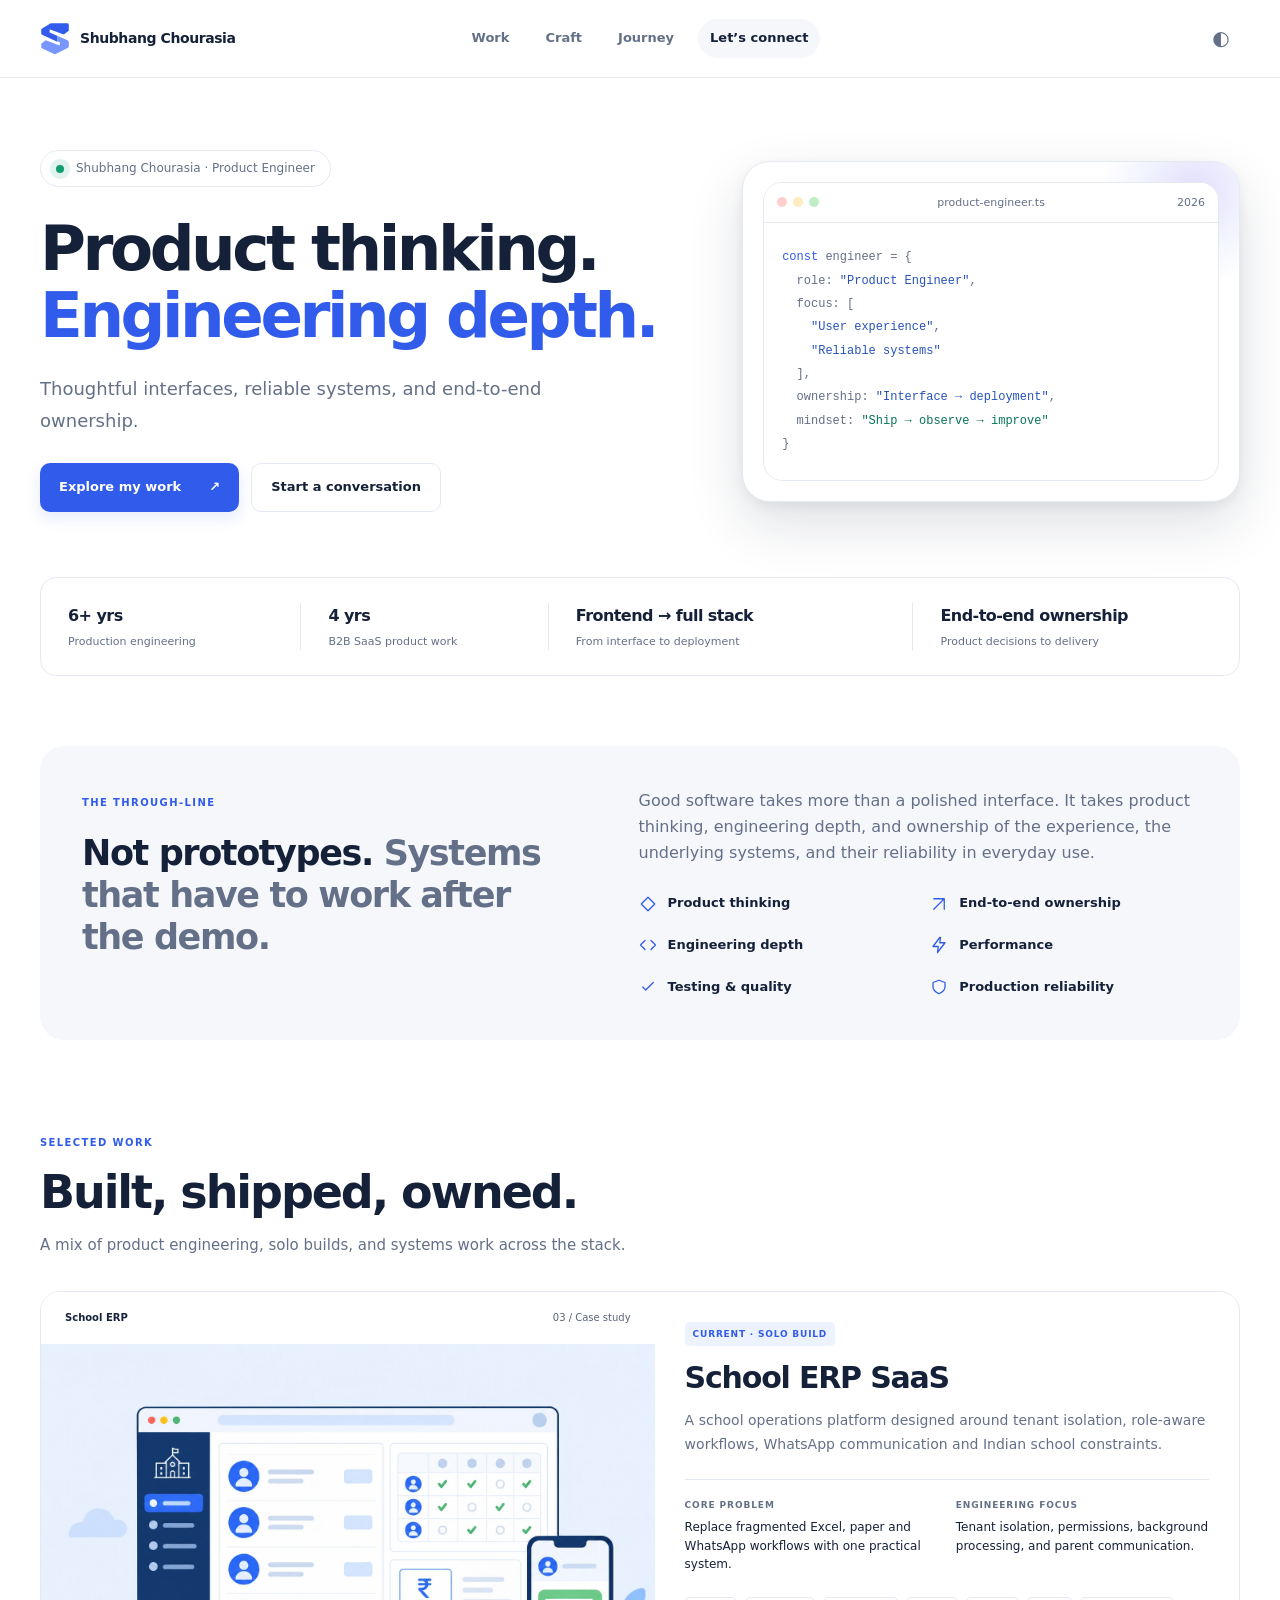
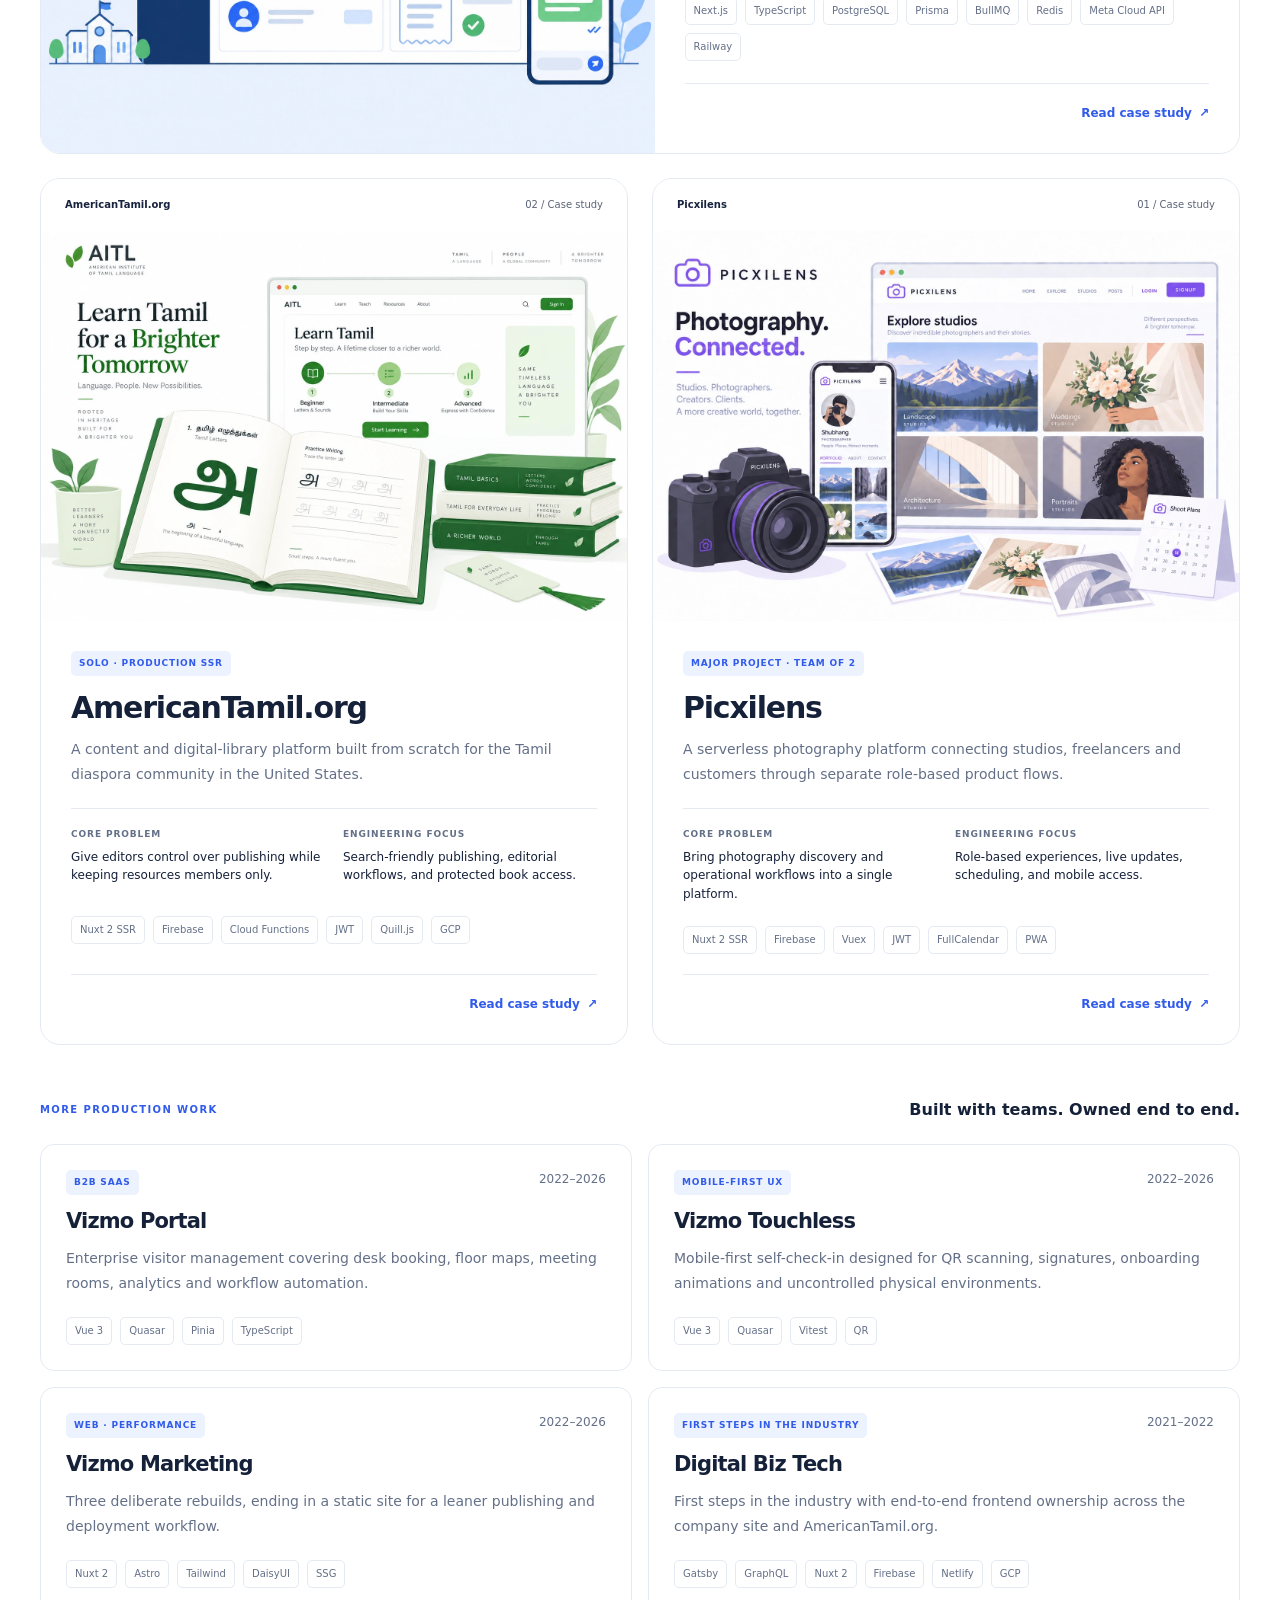
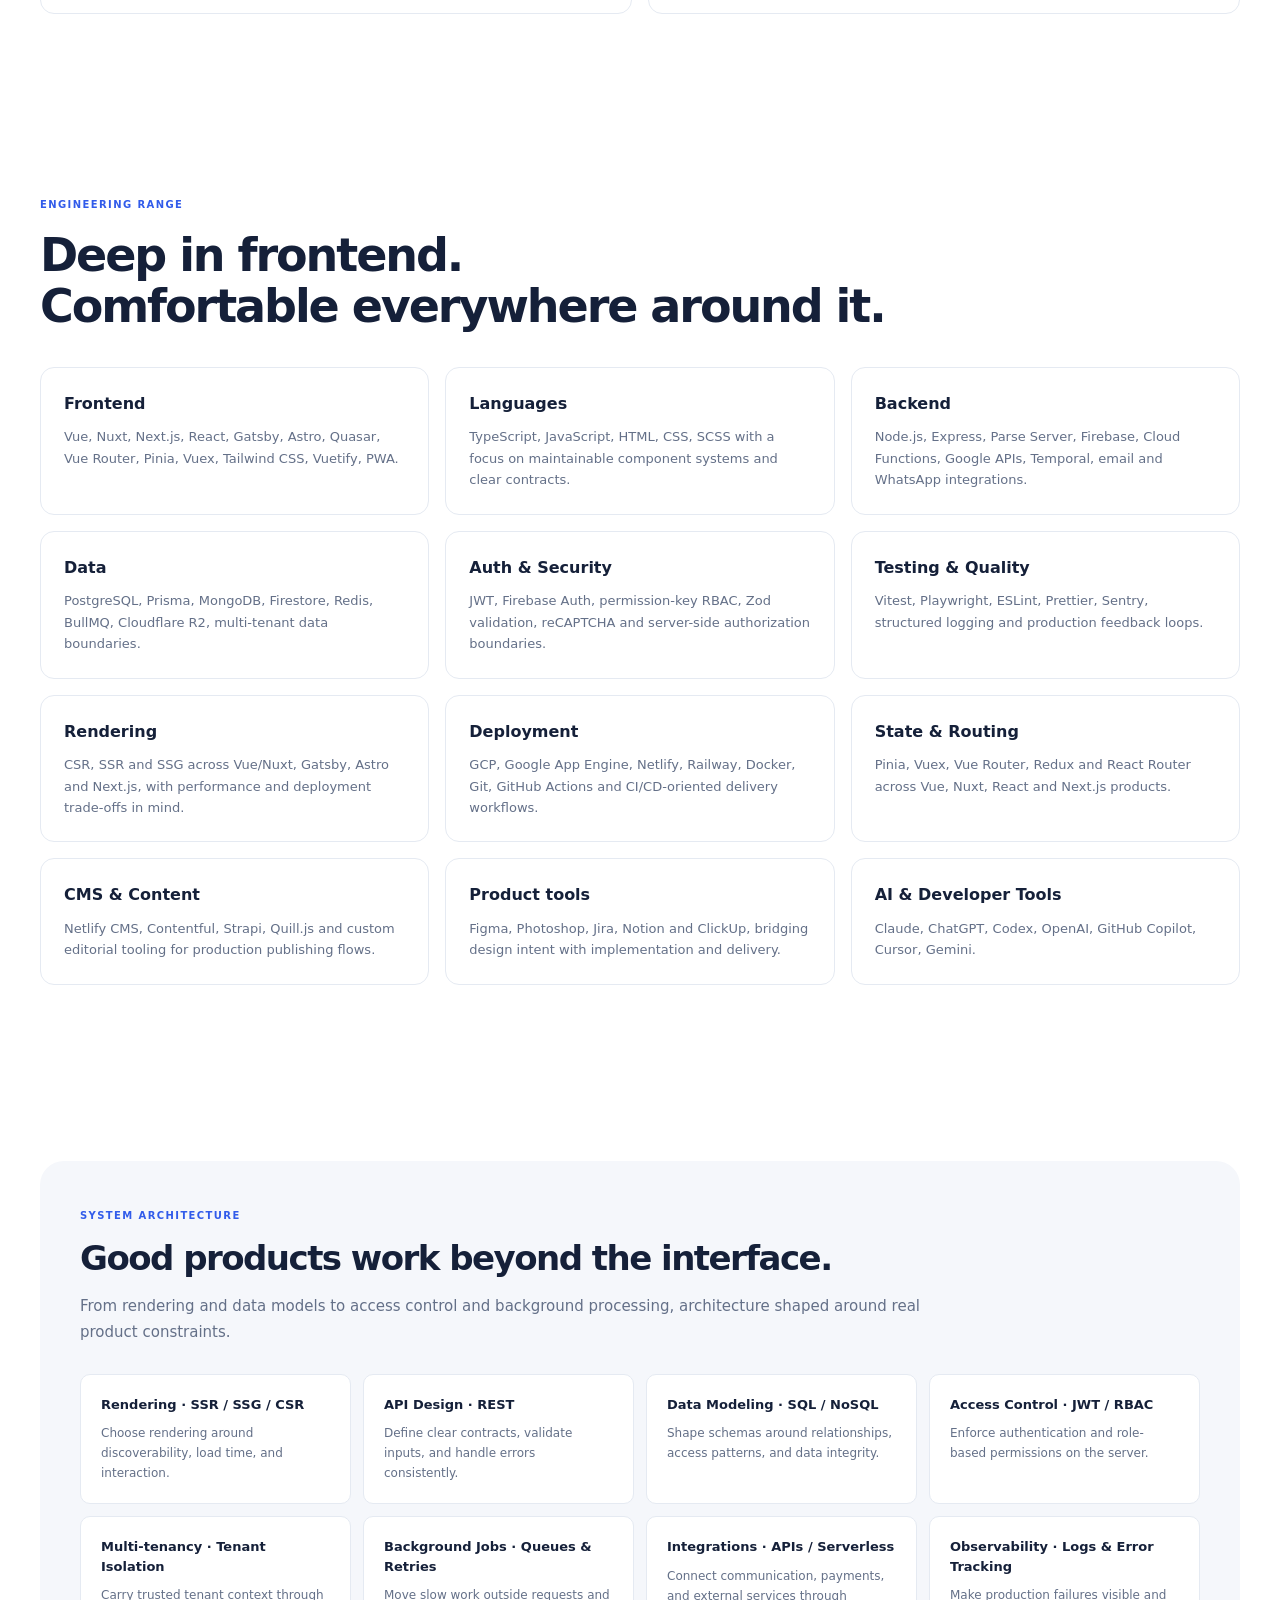
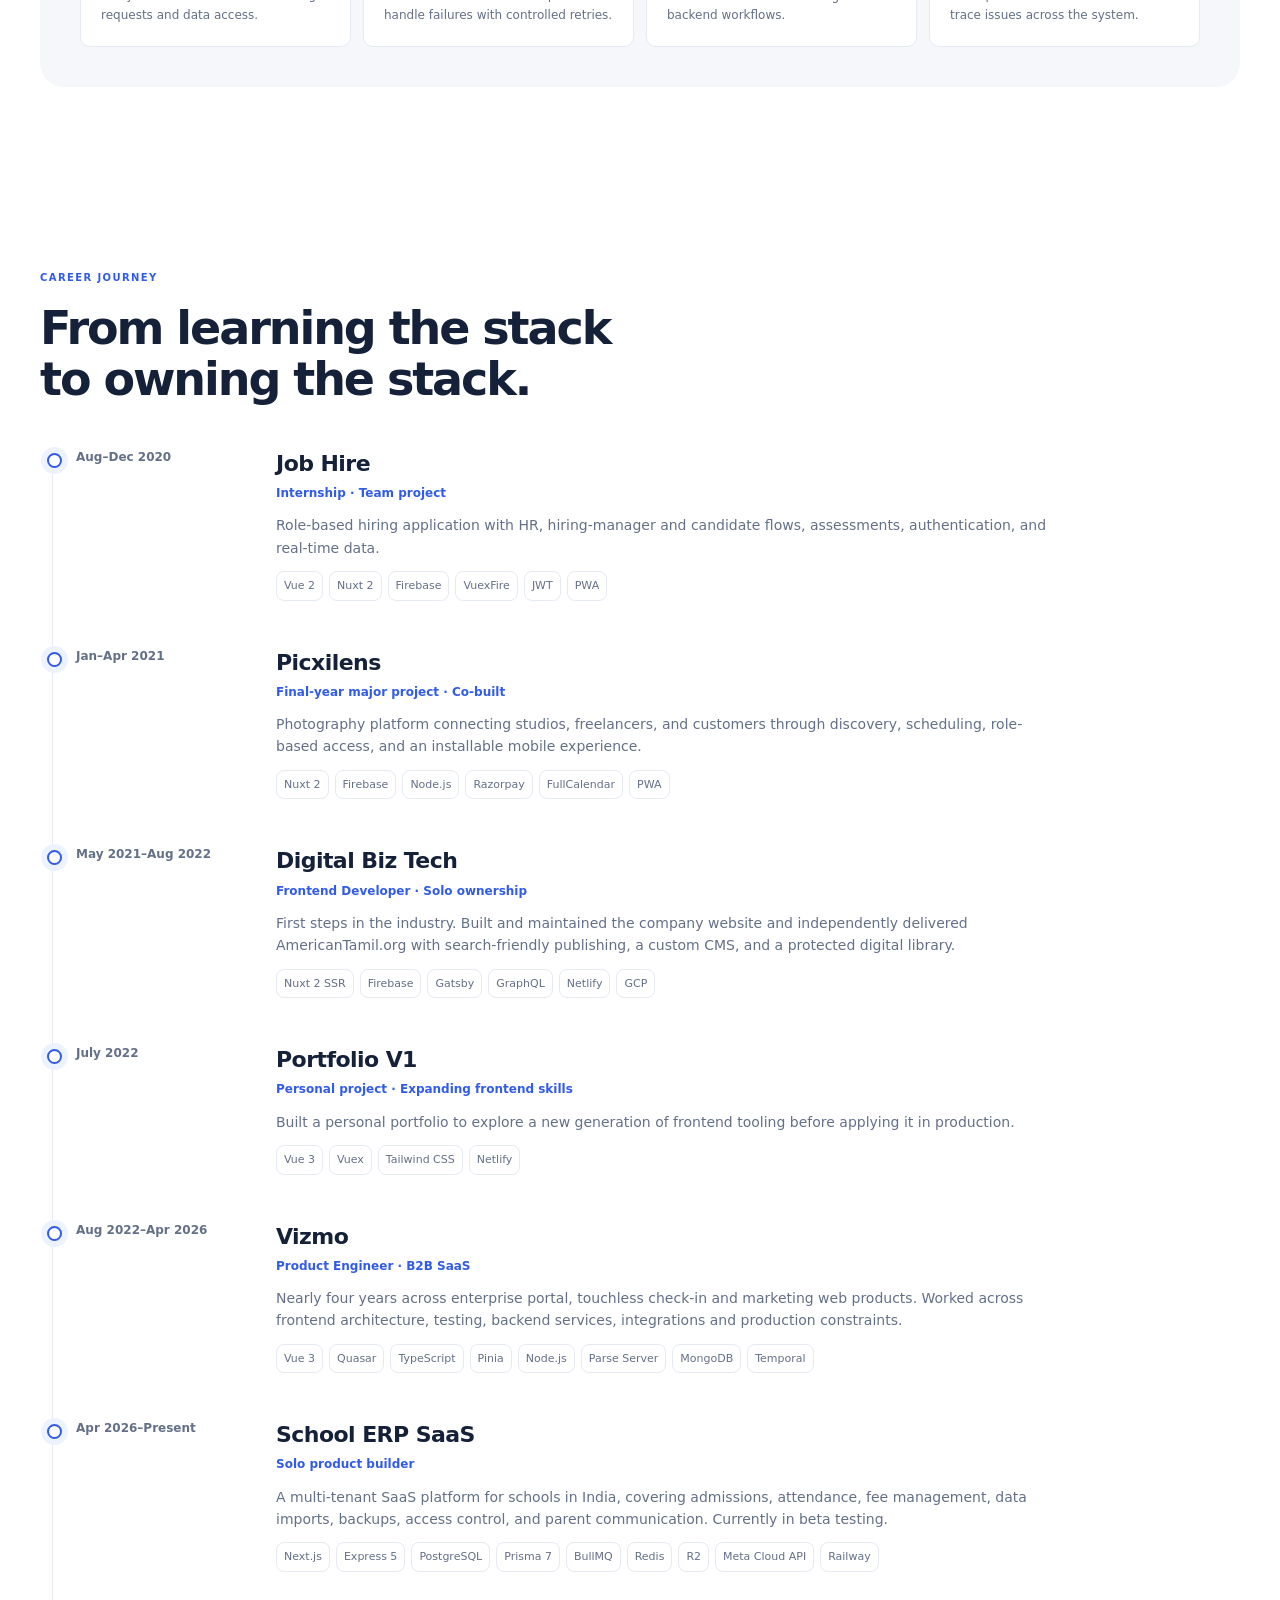
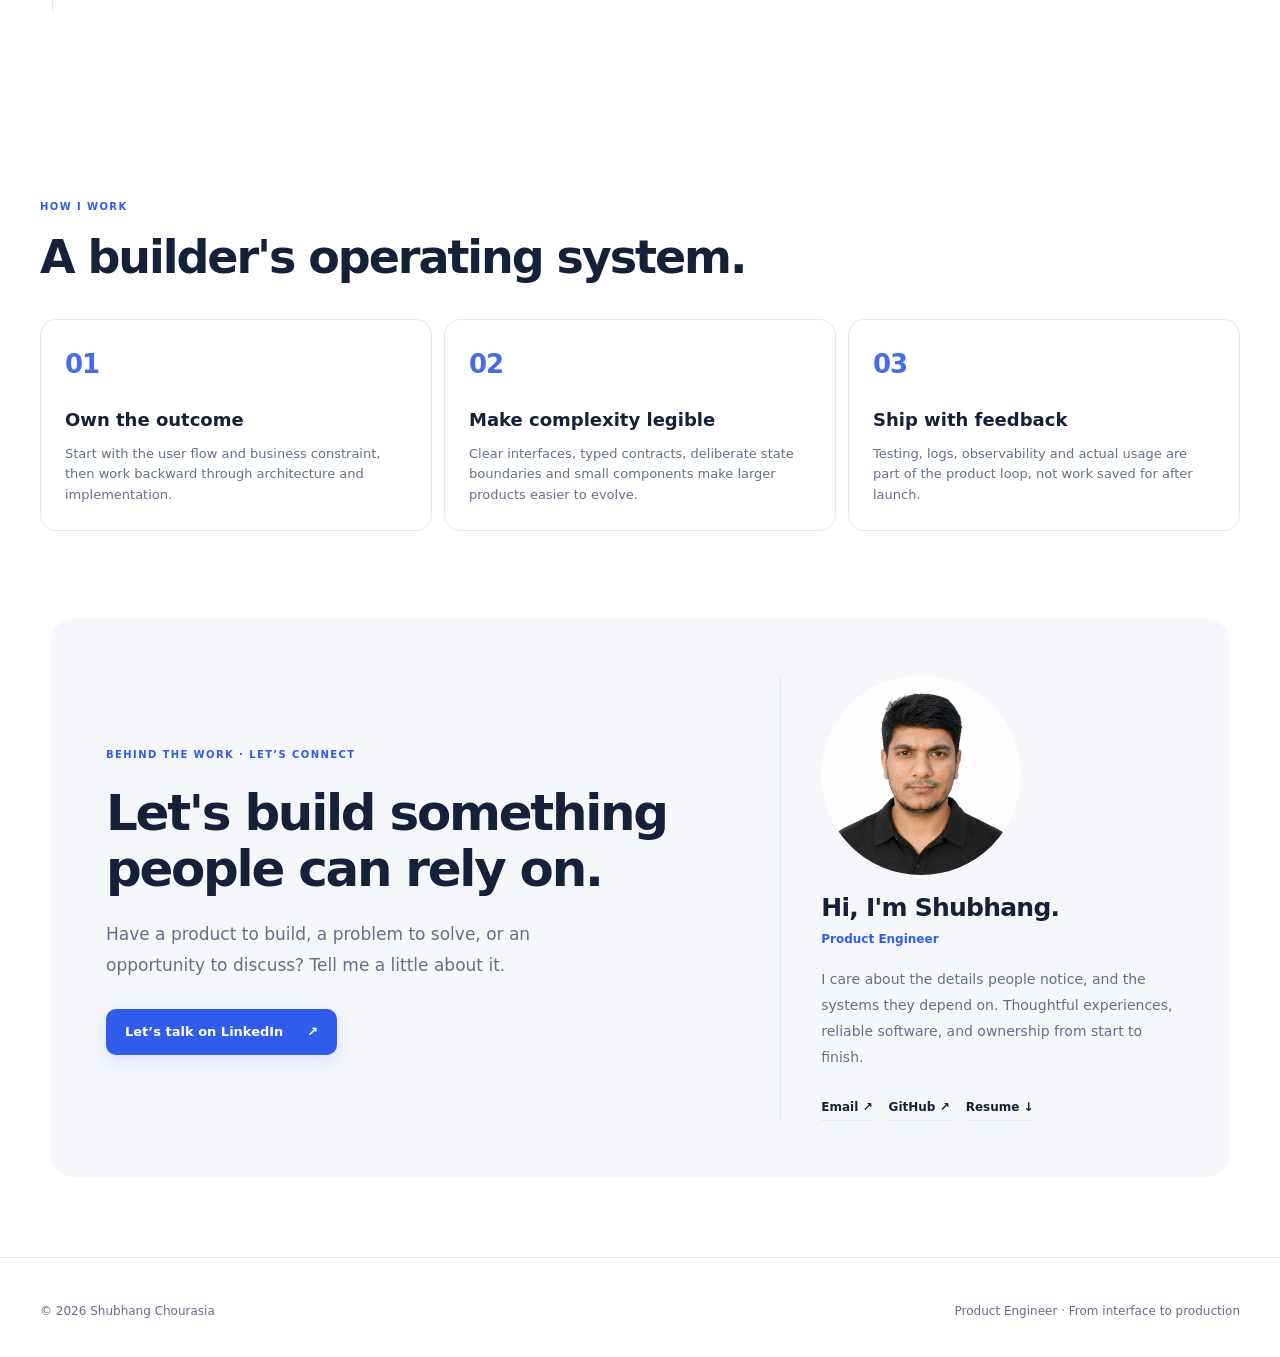
<file: index.html>
<!doctype html>
<html lang="en" prefix="og: https://ogp.me/ns#"><head>
<meta charset="utf-8">
<meta name="viewport" content="width=device-width, initial-scale=1">
<title>Shubhang Chourasia | Product Engineer</title>
<meta name="description" content="Shubhang Chourasia builds thoughtful interfaces and reliable software with end-to-end ownership. Explore product engineering projects, architecture, and experience.">
<meta name="keywords" content="Shubhang Chourasia, product engineer, software engineer, full stack development, product engineering, portfolio">
<meta name="author" content="Shubhang Chourasia">
<meta name="robots" content="index, follow, max-image-preview:large">
<meta name="color-scheme" content="light dark">
<meta name="twitter:card" content="summary_large_image">
<meta name="twitter:title" content="Shubhang Chourasia | Product Engineer">
<meta name="twitter:description" content="Shubhang Chourasia builds thoughtful interfaces and reliable software with end-to-end ownership. Explore product engineering projects, architecture, and experience.">
<meta name="twitter:image" content="https://shubhangchourasia.com/assets/images/social/social-portfolio.png">
<meta name="twitter:image:alt" content="Shubhang Chourasia | Product Engineer social preview">
<meta name="theme-color" content="#ffffff" media="(prefers-color-scheme: light)">
<meta name="theme-color" content="#0c1220" media="(prefers-color-scheme: dark)">
<link rel="canonical" href="https://shubhangchourasia.com/">
<meta property="og:type" content="website">
<meta property="og:site_name" content="Shubhang Chourasia">
<meta property="og:locale" content="en_US">
<meta property="og:title" content="Shubhang Chourasia | Product Engineer">
<meta property="og:description" content="Shubhang Chourasia builds thoughtful interfaces and reliable software with end-to-end ownership. Explore product engineering projects, architecture, and experience.">
<meta property="og:url" content="https://shubhangchourasia.com/">
<meta property="og:image" content="https://shubhangchourasia.com/assets/images/social/social-portfolio.png">
<meta property="og:image:type" content="image/png">
<meta property="og:image:width" content="1200">
<meta property="og:image:height" content="630">
<meta property="og:image:alt" content="Shubhang Chourasia | Product Engineer social preview">
<script type="application/ld+json">{"@context": "https://schema.org", "@graph": [{"@type": "Person", "@id": "https://shubhangchourasia.com/#person", "name": "Shubhang Chourasia", "url": "https://shubhangchourasia.com/", "jobTitle": "Product Engineer", "image": "https://shubhangchourasia.com/assets/images/shubhang-chourasia.png", "sameAs": ["https://www.linkedin.com/in/shubhangchourasia/", "https://github.com/shubhangchourasia"]}, {"@type": "WebSite", "@id": "https://shubhangchourasia.com/#website", "url": "https://shubhangchourasia.com/", "name": "Shubhang Chourasia", "inLanguage": "en", "publisher": {"@id": "https://shubhangchourasia.com/#person"}}, {"@type": "ProfilePage", "@id": "https://shubhangchourasia.com/#webpage", "url": "https://shubhangchourasia.com/", "name": "Shubhang Chourasia | Product Engineer", "description": "Shubhang Chourasia builds thoughtful interfaces and reliable software with end-to-end ownership. Explore product engineering projects, architecture, and experience.", "inLanguage": "en", "isPartOf": {"@id": "https://shubhangchourasia.com/#website"}, "primaryImageOfPage": {"@type": "ImageObject", "url": "https://shubhangchourasia.com/assets/images/social/social-portfolio.png", "width": 1200, "height": 630}, "mainEntity": {"@id": "https://shubhangchourasia.com/#person"}}]}</script>
<noscript><style>.reveal{opacity:1!important;transform:none!important}</style></noscript>

  
  
  
  
  
  
  
  
  <link rel="stylesheet" href="assets/css/styles.css">
  <script src="assets/scripts/theme.js"></script>
<link rel="icon" type="image/svg+xml" href="assets/favicons/favicon.svg"><link rel="icon" sizes="32x32" type="image/png" href="assets/favicons/favicon-32.png"><link rel="shortcut icon" href="assets/favicons/favicon.ico"></head>
<body>
<a class="skip-link" href="#top">Skip to content</a>
  <header class="nav-wrap">
    <nav class="nav" aria-label="Primary">
      <a class="brand" href="#top" aria-label="Shubhang Chourasia home">
        <img class="brand-logo" src="assets/images/brand/logo.svg" width="34" height="38" alt="">
        <span>Shubhang Chourasia</span>
      </a>
      <div class="nav-links" id="navLinks">
        <a href="#work">Work</a>
        <a href="#craft">Craft</a>
        <a href="#timeline">Journey</a>
        <a href="#contact">Let’s connect</a>
      </div>
      <div style="display:flex;gap:4px;align-items:center">
        <button class="icon-btn" id="themeToggle" aria-label="Toggle theme" title="Toggle theme">◐</button>
        <button class="icon-btn mobile-toggle" id="mobileToggle" aria-controls="navLinks" aria-expanded="false" aria-label="Open navigation">☰</button>
      </div>
    </nav>
  </header>

  <main id="top">
    <section class="hero" aria-labelledby="section-heading-1">
      <div class="container hero-grid">
        <div class="hero-copy reveal">
          <div class="hero-label"><span class="dot"></span> Shubhang Chourasia · Product Engineer</div>
          <h1 id="section-heading-1">Product thinking.<br><span>Engineering depth.</span></h1>
          <p class="sub">Thoughtful interfaces, reliable systems, and end-to-end ownership.</p>
          <div class="hero-actions">
            <a class="btn btn-primary" href="#work">Explore my work <span>↗</span></a>
            <a class="btn btn-secondary" href="#contact">Start a conversation</a>
          </div>
          
        </div><aside class="hero-code" aria-label="Engineering approach"><div class="hero-panel"><div class="code-window"><div class="window-bar"><div class="traffic" aria-hidden="true"><span></span><span></span><span></span></div><span>product-engineer.ts</span><span data-current-year=""></span></div><pre><span class="code-k">const</span> engineer = {
  role: <span class="code-s">"Product Engineer"</span>,
  focus: [
    <span class="code-s">"User experience"</span>,
    <span class="code-s">"Reliable systems"</span>
  ],
  ownership: <span class="code-s">"Interface → deployment"</span>,
  mindset: <span class="code-v">"Ship → observe → improve"</span>
}</pre></div></div></aside>


      </div>
    </section><div class="container overview-strip"><div><strong>6+ yrs</strong><span>Production engineering</span></div><div><strong>4 yrs</strong><span>B2B SaaS product work</span></div><div><strong>Frontend → full stack</strong><span>From interface to deployment</span></div><div><strong>End-to-end ownership</strong><span>Product decisions to delivery</span></div></div>

    

    <section class="section" id="through-line" aria-labelledby="section-heading-2">
      <div class="container intro-grid">
        <div class="reveal">
          <div class="eyebrow">The through-line</div>
          <h2 class="statement" style="margin-top: 18px;" id="section-heading-2">Not prototypes. <span class="muted-block">Systems that have to work after the demo.</span></h2>
        </div>
        <div class="reveal">
          <p class="lead">Good software takes more than a polished interface. It takes product thinking, engineering depth, and ownership of the experience, the underlying systems, and their reliability in everyday use.</p>
          <div class="strengths"><div class="strength"><svg viewBox="0 0 24 24" width="18" height="18" fill="none" stroke="currentColor" stroke-width="1.7" stroke-linecap="round" stroke-linejoin="round" aria-hidden="true"><path d="M12 3 3 12l9 9 9-9-9-9Z"></path></svg><span>Product thinking</span></div><div class="strength"><svg viewBox="0 0 24 24" width="18" height="18" fill="none" stroke="currentColor" stroke-width="1.7" stroke-linecap="round" stroke-linejoin="round" aria-hidden="true"><path d="M5 19 19 5M5 5h14v14"></path></svg><span>End-to-end ownership</span></div><div class="strength"><svg viewBox="0 0 24 24" width="18" height="18" fill="none" stroke="currentColor" stroke-width="1.7" stroke-linecap="round" stroke-linejoin="round" aria-hidden="true"><path d="m8 6-6 6 6 6m8-12 6 6-6 6"></path></svg><span>Engineering depth</span></div><div class="strength"><svg viewBox="0 0 24 24" width="18" height="18" fill="none" stroke="currentColor" stroke-width="1.7" stroke-linecap="round" stroke-linejoin="round" aria-hidden="true"><path d="m13 2-9 12h7l-1 8 10-13h-7l1-7Z"></path></svg><span>Performance</span></div><div class="strength"><svg viewBox="0 0 24 24" width="18" height="18" fill="none" stroke="currentColor" stroke-width="1.7" stroke-linecap="round" stroke-linejoin="round" aria-hidden="true"><path d="m5 12 4 4L19 6"></path></svg><span>Testing &amp; quality</span></div><div class="strength"><svg viewBox="0 0 24 24" width="18" height="18" fill="none" stroke="currentColor" stroke-width="1.7" stroke-linecap="round" stroke-linejoin="round" aria-hidden="true"><path d="M12 3 4 6v6c0 5 8 9 8 9s8-4 8-9V6l-8-3Z"></path></svg><span>Production reliability</span></div></div>
        </div>
      </div>
    </section>
<section class="section" id="work" aria-labelledby="section-heading-3">
      <div class="container">
        <div class="section-head reveal">
          <div>
            <div class="eyebrow">Selected work</div>
            <h2 style="margin-top:14px" id="section-heading-3">Built, shipped, owned.</h2><p class="lead work-intro">A mix of product engineering, solo builds, and systems work across the stack.</p>
          </div>
        </div>

        <div class="work-grid">
          <article class="project-card featured reveal">
            <div class="project-visual school"><div class="visual-top"><span>School ERP</span><span>03 / Case study</span></div><img class="project-art project-art-light" src="assets/images/projects/school-erp.webp" alt="Illustration of School ERP admissions, attendance, fee receipts and parent messaging" width="1536" height="1024" loading="lazy" decoding="async"><img class="project-art project-art-dark" src="assets/images/projects/school-erp-dark.webp" alt="Illustration of School ERP admissions, attendance, fee receipts and parent messaging" width="1536" height="1024" loading="lazy" decoding="async"></div><div class="project-info"><div class="project-top"><span class="tag">Current · Solo build</span></div>
            <h3>School ERP SaaS</h3>
            <p class="project-copy">A school operations platform designed around tenant isolation, role-aware workflows, WhatsApp communication and Indian school constraints.</p>
            <div class="project-detail">
              <div><div class="detail-label">Core problem</div><div class="detail-copy">Replace fragmented Excel, paper and WhatsApp workflows with one practical system.</div></div>
              <div><div class="detail-label">Engineering focus</div><div class="detail-copy">Tenant isolation, permissions, background processing, and parent communication.</div></div>
            </div>
            <div class="project-meta"><span class="tech">Next.js</span><span class="tech">TypeScript</span><span class="tech">PostgreSQL</span><span class="tech">Prisma</span><span class="tech">BullMQ</span><span class="tech">Redis</span><span class="tech">Meta Cloud API</span><span class="tech">Railway</span></div>
            <div class="project-footer"><a class="project-link" href="/case-studies/school-erp" aria-label="Read School ERP SaaS case study">Read case study <span>↗</span></a></div>
          </div></article>

          <article class="project-card featured reveal">
            <div class="project-visual publishing"><div class="visual-top"><span>AmericanTamil.org</span><span>02 / Case study</span></div><img class="project-art project-art-light" src="assets/images/projects/american-tamil.webp" alt="Illustration of AmericanTamil learning resources and digital book library" width="1536" height="1024" loading="lazy" decoding="async"><img class="project-art project-art-dark" src="assets/images/projects/american-tamil-dark.webp" alt="Illustration of AmericanTamil learning resources and digital book library" width="1536" height="1024" loading="lazy" decoding="async"></div><div class="project-info"><div class="project-top"><span class="tag">Solo · Production SSR</span></div>
            <h3>AmericanTamil.org</h3>
            <p class="project-copy">A content and digital-library platform built from scratch for the Tamil diaspora community in the United States.</p>
            <div class="project-detail">
              <div><div class="detail-label">Core problem</div><div class="detail-copy">Give editors control over publishing while keeping resources members only.</div></div>
              <div><div class="detail-label">Engineering focus</div><div class="detail-copy">Search-friendly publishing, editorial workflows, and protected book access.</div></div>
            </div>
            <div class="project-meta"><span class="tech">Nuxt 2 SSR</span><span class="tech">Firebase</span><span class="tech">Cloud Functions</span><span class="tech">JWT</span><span class="tech">Quill.js</span><span class="tech">GCP</span></div>
            <div class="project-footer"><a class="project-link" href="/case-studies/american-tamil" aria-label="Read AmericanTamil.org case study">Read case study <span>↗</span></a></div>
          </div></article>

          <article class="project-card featured reveal">
            <div class="project-visual photo"><div class="visual-top"><span>Picxilens</span><span>01 / Case study</span></div><img class="project-art project-art-light" src="assets/images/projects/picxilens.webp" alt="Illustration of Picxilens studio discovery, photographer portfolios and shoot planning" width="1536" height="1024" loading="lazy" decoding="async"><img class="project-art project-art-dark" src="assets/images/projects/picxilens-dark.webp" alt="Illustration of Picxilens studio discovery, photographer portfolios and shoot planning" width="1536" height="1024" loading="lazy" decoding="async"></div><div class="project-info"><div class="project-top"><span class="tag">Major project · Team of 2</span></div>
            <h3>Picxilens</h3>
            <p class="project-copy">A serverless photography platform connecting studios, freelancers and customers through separate role-based product flows.</p>
            <div class="project-detail">
              <div><div class="detail-label">Core problem</div><div class="detail-copy">Bring photography discovery and operational workflows into a single platform.</div></div>
              <div><div class="detail-label">Engineering focus</div><div class="detail-copy">Role-based experiences, live updates, scheduling, and mobile access.</div></div>
            </div>
            <div class="project-meta"><span class="tech">Nuxt 2 SSR</span><span class="tech">Firebase</span><span class="tech">Vuex</span><span class="tech">JWT</span><span class="tech">FullCalendar</span><span class="tech">PWA</span></div>
            <div class="project-footer"><a class="project-link" href="/case-studies/picxilens" aria-label="Read Picxilens case study">Read case study <span>↗</span></a></div>
          </div></article>

          </div><div class="supporting-heading"><span class="eyebrow">More production work</span><h3>Built with teams. Owned end to end.</h3></div><div class="supporting-grid"><article class="project-card supporting reveal">
            <div class="project-top"><span class="tag">B2B SaaS</span><span style="color:var(--muted);font-size:12px">2022–2026</span></div>
            <h3>Vizmo Portal</h3>
            <p class="project-copy">Enterprise visitor management covering desk booking, floor maps, meeting rooms, analytics and workflow automation.</p>
            <div class="project-meta"><span class="tech">Vue 3</span><span class="tech">Quasar</span><span class="tech">Pinia</span><span class="tech">TypeScript</span></div>
          </article>

          <article class="project-card supporting reveal">
            <div class="project-top"><span class="tag">Mobile-first UX</span><span style="color:var(--muted);font-size:12px">2022–2026</span></div>
            <h3>Vizmo Touchless</h3>
            <p class="project-copy">Mobile-first self-check-in designed for QR scanning, signatures, onboarding animations and uncontrolled physical environments.</p>
            <div class="project-meta"><span class="tech">Vue 3</span><span class="tech">Quasar</span><span class="tech">Vitest</span><span class="tech">QR</span></div>
          </article>

          <article class="project-card supporting reveal">
            <div class="project-top"><span class="tag">Web · Performance</span><span style="color:var(--muted);font-size:12px">2022–2026</span></div>
            <h3>Vizmo Marketing</h3>
            <p class="project-copy">Three deliberate rebuilds, ending in a static site for a leaner publishing and deployment workflow.</p>
            <div class="project-meta"><span class="tech">Nuxt 2</span><span class="tech">Astro</span><span class="tech">Tailwind</span><span class="tech">DaisyUI</span><span class="tech">SSG</span></div>
          </article>

          <article class="project-card supporting reveal">
            <div class="project-top"><span class="tag">First steps in the industry</span><span style="color:var(--muted);font-size:12px">2021–2022</span></div>
            <h3>Digital Biz Tech</h3>
            <p class="project-copy">First steps in the industry with end-to-end frontend ownership across the company site and AmericanTamil.org.</p>
            <div class="project-meta"><span class="tech">Gatsby</span><span class="tech">GraphQL</span><span class="tech">Nuxt 2</span><span class="tech">Firebase</span><span class="tech">Netlify</span><span class="tech">GCP</span></div>
          </article>
        </div>
      </div>
    </section>

    <section class="section" id="craft" aria-labelledby="section-heading-4">
      <div class="container">
        <div class="section-head reveal">
          <div>
            <div class="eyebrow">Engineering range</div>
            <h2 style="margin-top:14px" id="section-heading-4">Deep in frontend.<br>Comfortable everywhere around it.</h2>
          </div>
        </div>
        <div class="stack-grid">
          <div class="stack-card reveal"><h3>Frontend</h3><p>Vue, Nuxt, Next.js, React, Gatsby, Astro, Quasar, Vue Router, Pinia, Vuex, Tailwind CSS, Vuetify, PWA.</p></div>
          <div class="stack-card reveal"><h3>Languages</h3><p>TypeScript, JavaScript, HTML, CSS, SCSS with a focus on maintainable component systems and clear contracts.</p></div>
          <div class="stack-card reveal"><h3>Backend</h3><p>Node.js, Express, Parse Server, Firebase, Cloud Functions, Google APIs, Temporal, email and WhatsApp integrations.</p></div>
          <div class="stack-card reveal"><h3>Data</h3><p>PostgreSQL, Prisma, MongoDB, Firestore, Redis, BullMQ, Cloudflare R2, multi-tenant data boundaries.</p></div>
          <div class="stack-card reveal"><h3>Auth &amp; Security</h3><p>JWT, Firebase Auth, permission-key RBAC, Zod validation, reCAPTCHA and server-side authorization boundaries.</p></div>
          <div class="stack-card reveal"><h3>Testing &amp; Quality</h3><p>Vitest, Playwright, ESLint, Prettier, Sentry, structured logging and production feedback loops.</p></div>
          <div class="stack-card reveal"><h3>Rendering</h3><p>CSR, SSR and SSG across Vue/Nuxt, Gatsby, Astro and Next.js, with performance and deployment trade-offs in mind.</p></div>
          <div class="stack-card reveal"><h3>Deployment</h3><p>GCP, Google App Engine, Netlify, Railway, Docker, Git, GitHub Actions and CI/CD-oriented delivery workflows.</p></div>
          <div class="stack-card reveal"><h3>State &amp; Routing</h3><p>Pinia, Vuex, Vue Router, Redux and React Router across Vue, Nuxt, React and Next.js products.</p></div>
          <div class="stack-card reveal"><h3>CMS &amp; Content</h3><p>Netlify CMS, Contentful, Strapi, Quill.js and custom editorial tooling for production publishing flows.</p></div>
          <div class="stack-card reveal"><h3>Product tools</h3><p>Figma, Photoshop, Jira, Notion and ClickUp, bridging design intent with implementation and delivery.</p></div><div class="stack-card reveal"><h3>AI &amp; Developer Tools</h3><p>Claude, ChatGPT, Codex, OpenAI, GitHub Copilot, Cursor, Gemini.</p></div>
        </div>
      </div>
    </section>

    <section class="section" aria-labelledby="section-heading-5">
      <div class="container arch">
        <div class="reveal">
          <div class="eyebrow">System Architecture</div>
          <h2 style="margin-top:14px" id="section-heading-5">Good products work beyond the interface.</h2>
          <p class="lead" style="margin-top:20px">From rendering and data models to access control and background processing, architecture shaped around real product constraints.</p>
        </div>
        <div class="arch-list"><div class="arch-item reveal"><strong>Rendering · SSR / SSG / CSR</strong><span>Choose rendering around discoverability, load time, and interaction.</span></div><div class="arch-item reveal"><strong>API Design · REST</strong><span>Define clear contracts, validate inputs, and handle errors consistently.</span></div><div class="arch-item reveal"><strong>Data Modeling · SQL / NoSQL</strong><span>Shape schemas around relationships, access patterns, and data integrity.</span></div><div class="arch-item reveal"><strong>Access Control · JWT / RBAC</strong><span>Enforce authentication and role-based permissions on the server.</span></div><div class="arch-item reveal"><strong>Multi-tenancy · Tenant Isolation</strong><span>Carry trusted tenant context through requests and data access.</span></div><div class="arch-item reveal"><strong>Background Jobs · Queues &amp; Retries</strong><span>Move slow work outside requests and handle failures with controlled retries.</span></div><div class="arch-item reveal"><strong>Integrations · APIs / Serverless</strong><span>Connect communication, payments, and external services through backend workflows.</span></div><div class="arch-item reveal"><strong>Observability · Logs &amp; Error Tracking</strong><span>Make production failures visible and trace issues across the system.</span></div></div>
      </div>
    </section>

    <section class="section" id="timeline" aria-labelledby="section-heading-6">
      <div class="container">
        <div class="section-head reveal">
          <div>
            <div class="eyebrow">Career journey</div>
            <h2 style="margin-top:14px" id="section-heading-6">From learning the stack<br>to owning the stack.</h2>
          </div>
        </div>
        <div class="timeline">
          <article class="timeline-item reveal">
            <div class="time">Aug–Dec 2020</div>
            <div><h3>Job Hire</h3><div class="role">Internship · Team project</div><p>Role-based hiring application with HR, hiring-manager and candidate flows, assessments, authentication, and real-time data.</p><div class="timeline-tech"><span>Vue 2</span><span>Nuxt 2</span><span>Firebase</span><span>VuexFire</span><span>JWT</span><span>PWA</span></div></div>
          </article>
          <article class="timeline-item reveal">
            <div class="time">Jan–Apr 2021</div>
            <div><h3>Picxilens</h3><div class="role">Final-year major project · Co-built</div><p>Photography platform connecting studios, freelancers, and customers through discovery, scheduling, role-based access, and an installable mobile experience.</p><div class="timeline-tech"><span>Nuxt 2</span><span>Firebase</span><span>Node.js</span><span>Razorpay</span><span>FullCalendar</span><span>PWA</span></div></div>
          </article>
          <article class="timeline-item reveal">
            <div class="time">May 2021–Aug 2022</div>
            <div><h3>Digital Biz Tech</h3><div class="role">Frontend Developer · Solo ownership</div><p>First steps in the industry. Built and maintained the company website and independently delivered AmericanTamil.org with search-friendly publishing, a custom CMS, and a protected digital library.</p><div class="timeline-tech"><span>Nuxt 2 SSR</span><span>Firebase</span><span>Gatsby</span><span>GraphQL</span><span>Netlify</span><span>GCP</span></div></div>
          </article>
          <article class="timeline-item reveal">
            <div class="time">July 2022</div>
            <div><h3>Portfolio V1</h3><div class="role">Personal project · Expanding frontend skills</div><p>Built a personal portfolio to explore a new generation of frontend tooling before applying it in production.</p><div class="timeline-tech"><span>Vue 3</span><span>Vuex</span><span>Tailwind CSS</span><span>Netlify</span></div></div>
          </article>
          <article class="timeline-item reveal">
            <div class="time">Aug 2022–Apr 2026</div>
            <div><h3>Vizmo</h3><div class="role">Product Engineer · B2B SaaS</div><p>Nearly four years across enterprise portal, touchless check-in and marketing web products. Worked across frontend architecture, testing, backend services, integrations and production constraints.</p><div class="timeline-tech"><span>Vue 3</span><span>Quasar</span><span>TypeScript</span><span>Pinia</span><span>Node.js</span><span>Parse Server</span><span>MongoDB</span><span>Temporal</span></div></div>
          </article>
          <article class="timeline-item reveal">
            <div class="time">Apr 2026–Present</div>
            <div><h3>School ERP SaaS</h3><div class="role">Solo product builder</div><p>A multi-tenant SaaS platform for schools in India, covering admissions, attendance, fee management, data imports, backups, access control, and parent communication. Currently in beta testing.</p><div class="timeline-tech"><span>Next.js</span><span>Express 5</span><span>PostgreSQL</span><span>Prisma 7</span><span>BullMQ</span><span>Redis</span><span>R2</span><span>Meta Cloud API</span><span>Railway</span></div></div>
          </article>
        </div>
      </div>
    </section>

    <section class="section" aria-labelledby="section-heading-7">
      <div class="container">
        <div class="section-head reveal">
          <div>
            <div class="eyebrow">How I work</div>
            <h2 style="margin-top:14px" id="section-heading-7">A builder's operating system.</h2>
          </div>
        </div>
        <div class="principles">
          <article class="principle reveal"><div class="num">01</div><h3>Own the outcome</h3><p>Start with the user flow and business constraint, then work backward through architecture and implementation.</p></article>
          <article class="principle reveal"><div class="num">02</div><h3>Make complexity legible</h3><p>Clear interfaces, typed contracts, deliberate state boundaries and small components make larger products easier to evolve.</p></article>
          <article class="principle reveal"><div class="num">03</div><h3>Ship with feedback</h3><p>Testing, logs, observability and actual usage are part of the product loop, not work saved for after launch.</p></article>
        </div>
      </div>
    </section>

    <div class="container connect-wrap"><section id="contact" class="connect" aria-labelledby="connect-title"><div><div class="eyebrow">Behind the work · Let’s connect</div><h2 id="connect-title">Let's build something people can rely on.</h2><p class="invitation">Have a product to build, a problem to solve, or an opportunity to discuss? Tell me a little about it.</p><a class="btn btn-primary cta" href="https://www.linkedin.com/in/shubhangchourasia/" target="_blank" rel="noopener noreferrer">Let’s talk on LinkedIn <span aria-hidden="true">↗</span></a></div><div class="person"><img class="portrait portrait-light" src="assets/images/shubhang-chourasia.png" alt="Shubhang Chourasia" width="1254" height="1254" loading="lazy" decoding="async"><img class="portrait portrait-dark" src="assets/images/shubhang-chourasia-dark.png" alt="Shubhang Chourasia" width="940" height="940" loading="lazy" decoding="async"><h3>Hi, I'm Shubhang.</h3><p class="role">Product Engineer</p><p class="bio">I care about the details people notice, and the systems they depend on. Thoughtful experiences, reliable software, and ownership from start to finish.</p><div class="profile-links"><a href="mailto:shubhangc99@gmail.com">Email ↗</a><a href="https://github.com/shubhangchourasia" target="_blank" rel="noopener noreferrer">GitHub ↗</a><a href="/assets/documents/Resume_Shubhang_Chourasia.pdf" download>Resume ↓</a></div></div></section></div>
  </main>


  <footer class="footer">
    <div class="container footer-row">
      <span>© <span id="year"></span> Shubhang Chourasia</span>
      <span>Product Engineer · From interface to production</span>
    </div>
  </footer>

  <script src="assets/scripts/site.js" defer=""></script>
<a class="floating-top" href="#top" aria-label="Back to top" hidden=""><svg viewBox="0 0 24 24" width="22" height="22" fill="none" stroke="currentColor" stroke-width="2" aria-hidden="true"><path d="M12 19V5M5 12l7-7 7 7"></path></svg></a>









</body></html>
</file>
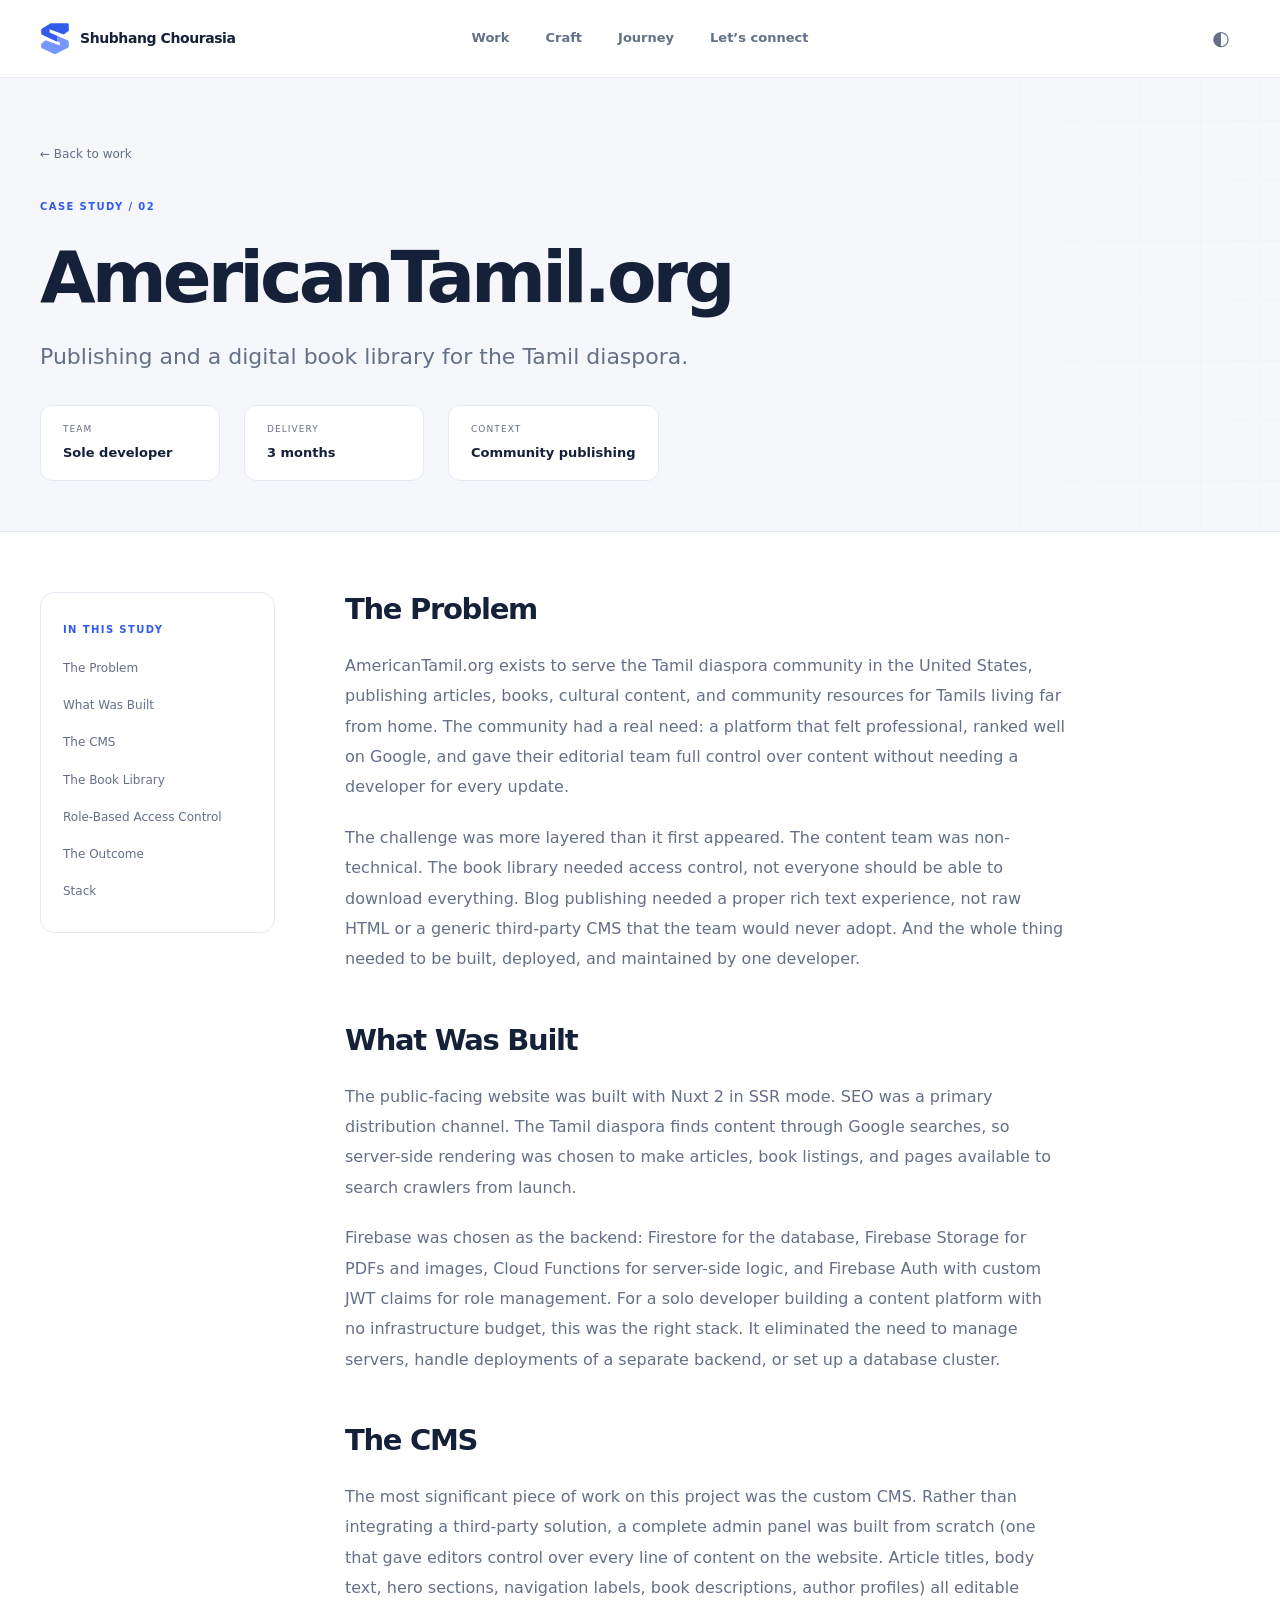
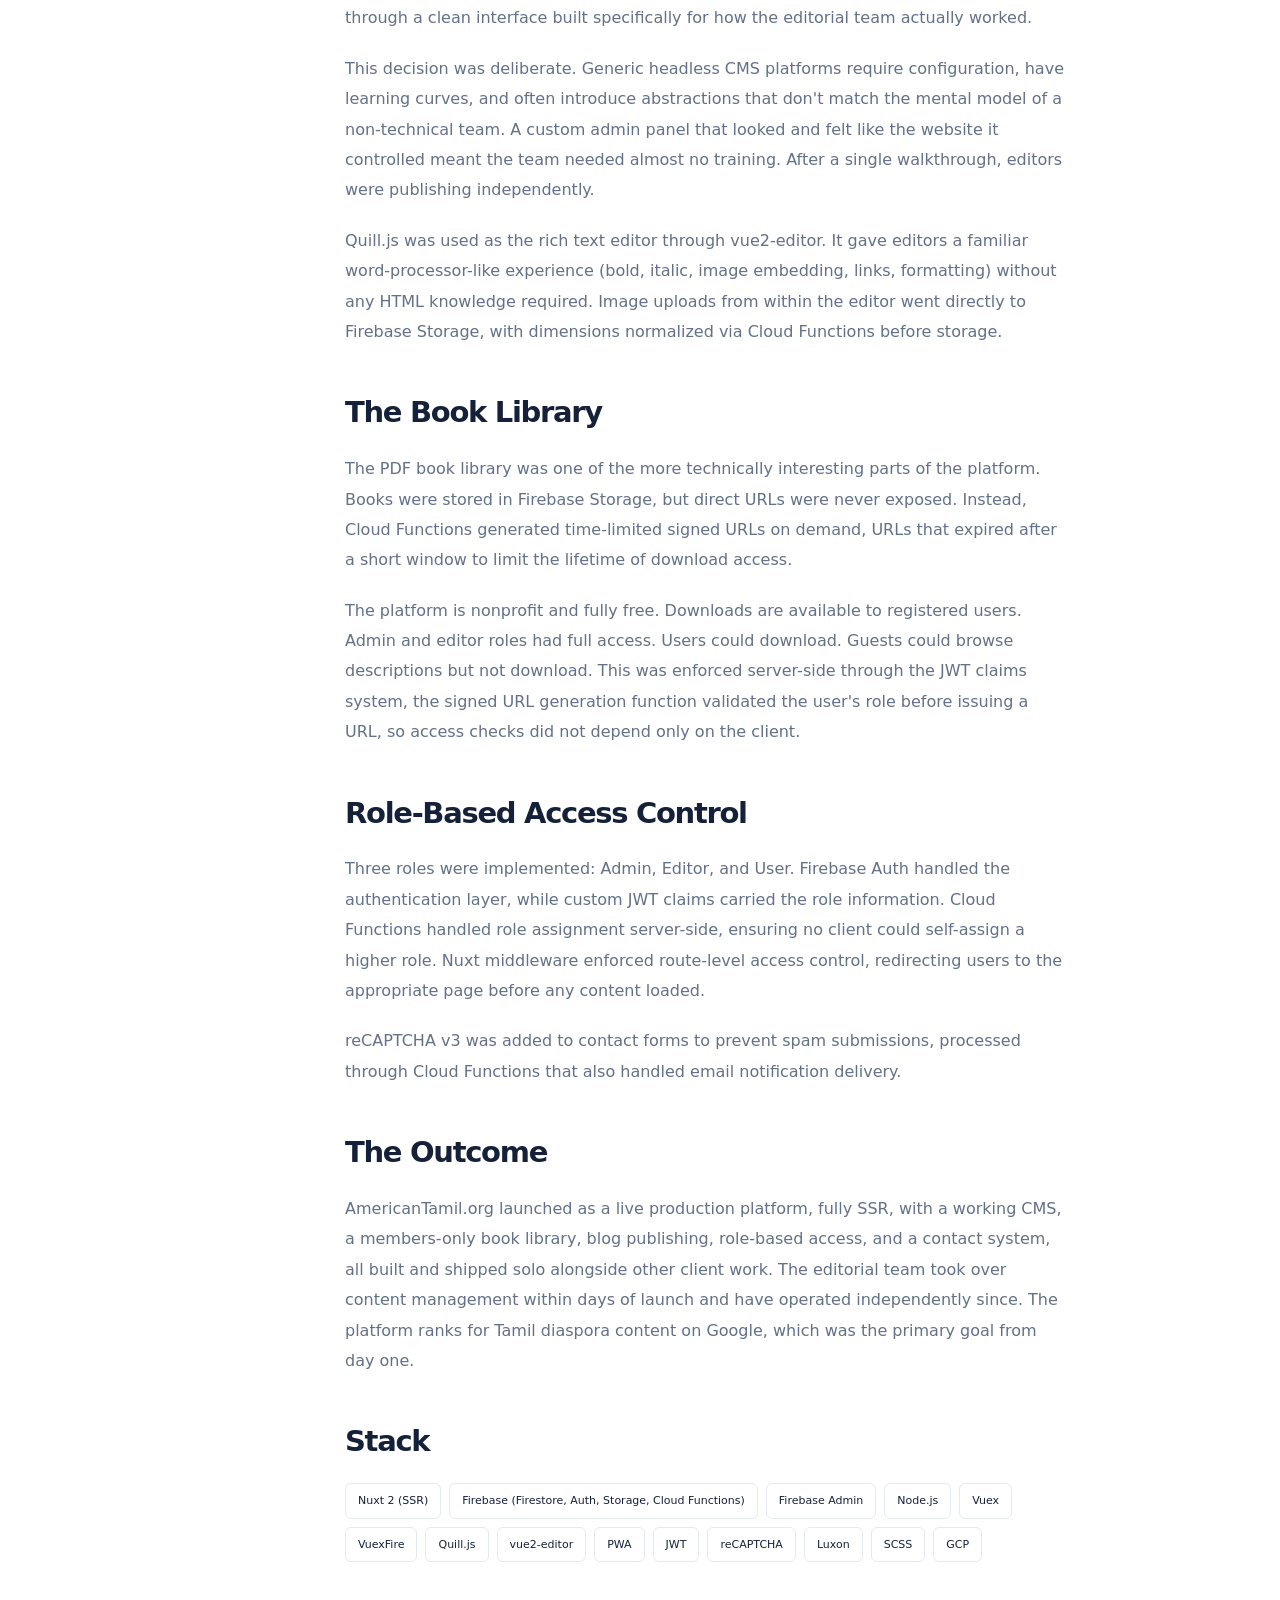
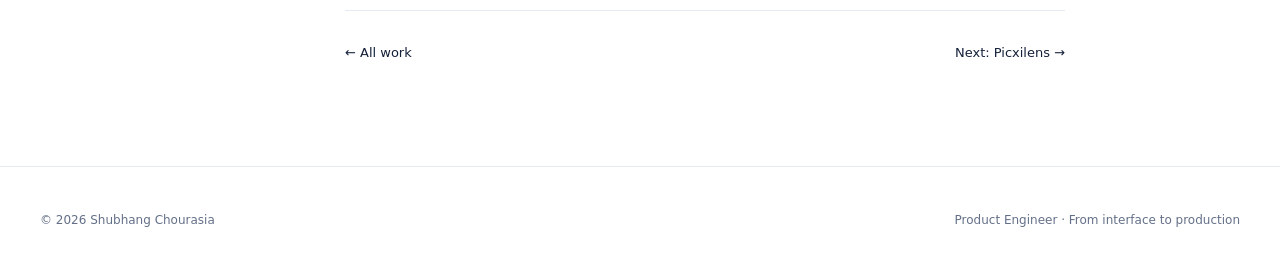
<file: case-studies/american-tamil.html>
<!doctype html>
<html lang="en" prefix="og: https://ogp.me/ns#"><head>
<meta charset="utf-8">
<meta name="viewport" content="width=device-width, initial-scale=1">
<title>AmericanTamil Case Study | Shubhang Chourasia</title>
<meta name="description" content="How AmericanTamil was built with a custom CMS, search-friendly publishing, a free members-only book library, and server-enforced access control.">
<meta name="keywords" content="AmericanTamil, custom CMS, community publishing, digital library, Shubhang Chourasia">
<meta name="author" content="Shubhang Chourasia">
<meta name="robots" content="index, follow, max-image-preview:large">
<meta name="color-scheme" content="light dark">
<meta name="twitter:card" content="summary_large_image">
<meta name="twitter:title" content="AmericanTamil Case Study | Shubhang Chourasia">
<meta name="twitter:description" content="How AmericanTamil was built with a custom CMS, search-friendly publishing, a free members-only book library, and server-enforced access control.">
<meta name="twitter:image" content="https://shubhangchourasia.com/assets/images/social/social-american-tamil.png">
<meta name="twitter:image:alt" content="AmericanTamil Case Study | Shubhang Chourasia social preview">
<meta name="theme-color" content="#ffffff" media="(prefers-color-scheme: light)">
<meta name="theme-color" content="#0c1220" media="(prefers-color-scheme: dark)">
<link rel="canonical" href="https://shubhangchourasia.com/case-studies/american-tamil">
<meta property="og:type" content="article">
<meta property="og:site_name" content="Shubhang Chourasia">
<meta property="og:locale" content="en_US">
<meta property="og:title" content="AmericanTamil Case Study | Shubhang Chourasia">
<meta property="og:description" content="How AmericanTamil was built with a custom CMS, search-friendly publishing, a free members-only book library, and server-enforced access control.">
<meta property="og:url" content="https://shubhangchourasia.com/case-studies/american-tamil">
<meta property="og:image" content="https://shubhangchourasia.com/assets/images/social/social-american-tamil.png">
<meta property="og:image:type" content="image/png">
<meta property="og:image:width" content="1200">
<meta property="og:image:height" content="630">
<meta property="og:image:alt" content="AmericanTamil Case Study | Shubhang Chourasia social preview">
<meta property="article:author" content="https://www.linkedin.com/in/shubhangchourasia/">
<script type="application/ld+json">{"@context": "https://schema.org", "@graph": [{"@type": "Person", "@id": "https://shubhangchourasia.com/#person", "name": "Shubhang Chourasia", "url": "https://shubhangchourasia.com/", "jobTitle": "Product Engineer", "image": "https://shubhangchourasia.com/assets/images/shubhang-chourasia.png", "sameAs": ["https://www.linkedin.com/in/shubhangchourasia/", "https://github.com/shubhangchourasia"]}, {"@type": "WebSite", "@id": "https://shubhangchourasia.com/#website", "url": "https://shubhangchourasia.com/", "name": "Shubhang Chourasia", "inLanguage": "en", "publisher": {"@id": "https://shubhangchourasia.com/#person"}}, {"@type": "WebPage", "@id": "https://shubhangchourasia.com/case-studies/american-tamil#webpage", "url": "https://shubhangchourasia.com/case-studies/american-tamil", "name": "AmericanTamil Case Study | Shubhang Chourasia", "description": "How AmericanTamil was built with a custom CMS, search-friendly publishing, a free members-only book library, and server-enforced access control.", "inLanguage": "en", "isPartOf": {"@id": "https://shubhangchourasia.com/#website"}, "primaryImageOfPage": {"@type": "ImageObject", "url": "https://shubhangchourasia.com/assets/images/social/social-american-tamil.png", "width": 1200, "height": 630}, "mainEntity": {"@id": "https://shubhangchourasia.com/case-studies/american-tamil#article"}, "breadcrumb": {"@id": "https://shubhangchourasia.com/case-studies/american-tamil#breadcrumb"}}, {"@type": "Article", "@id": "https://shubhangchourasia.com/case-studies/american-tamil#article", "headline": "AmericanTamil Case Study", "description": "How AmericanTamil was built with a custom CMS, search-friendly publishing, a free members-only book library, and server-enforced access control.", "image": ["https://shubhangchourasia.com/assets/images/social/social-american-tamil.png"], "author": {"@id": "https://shubhangchourasia.com/#person"}, "publisher": {"@id": "https://shubhangchourasia.com/#person"}, "mainEntityOfPage": {"@id": "https://shubhangchourasia.com/case-studies/american-tamil#webpage"}, "inLanguage": "en", "articleSection": "Engineering case studies"}, {"@type": "BreadcrumbList", "@id": "https://shubhangchourasia.com/case-studies/american-tamil#breadcrumb", "itemListElement": [{"@type": "ListItem", "position": 1, "name": "Home", "item": "https://shubhangchourasia.com/"}, {"@type": "ListItem", "position": 2, "name": "AmericanTamil Case Study", "item": "https://shubhangchourasia.com/case-studies/american-tamil"}]}]}</script>
<noscript><style>.reveal{opacity:1!important;transform:none!important}</style></noscript>



<link rel="stylesheet" href="/assets/css/styles.css"><script src="/assets/scripts/theme.js"></script><script src="/assets/scripts/site.js" defer=""></script><link rel="icon" type="image/svg+xml" href="/assets/favicons/favicon.svg"><link rel="icon" sizes="32x32" type="image/png" href="/assets/favicons/favicon-32.png"><link rel="shortcut icon" href="/assets/favicons/favicon.ico"></head>
<body><a class="skip-link" href="#top">Skip to content</a>  <header class="nav-wrap">
    <nav class="nav" aria-label="Primary">
      <a class="brand" href="/#top" aria-label="Shubhang Chourasia home">
        <img class="brand-logo" src="/assets/images/brand/logo.svg" width="34" height="38" alt="">
        <span>Shubhang Chourasia</span>
      </a>
      <div class="nav-links" id="navLinks">
        <a href="/#work">Work</a>
        <a href="/#craft">Craft</a>
        <a href="/#timeline">Journey</a>
        <a href="/#contact">Let’s connect</a>
      </div>
      <div style="display:flex;gap:4px;align-items:center">
        <button class="icon-btn" id="themeToggle" aria-label="Toggle theme" title="Toggle theme">◐</button>
        <button class="icon-btn mobile-toggle" id="mobileToggle" aria-controls="navLinks" aria-expanded="false" aria-label="Open navigation">☰</button>
      </div>
    </nav>
  </header>
<main id="top"><div class="study-hero"><div class="article-grid" aria-hidden="true"></div><div class="container">
<a class="study-back" href="/#work">← Back to work</a><br><span class="eyebrow">Case study / 02</span>
<h1>AmericanTamil.org</h1><p class="study-deck">Publishing and a digital book library for the Tamil diaspora.</p>
<dl class="study-facts"><div><dt>Team</dt><dd>Sole developer</dd></div><div><dt>Delivery</dt><dd>3 months</dd></div><div><dt>Context</dt><dd>Community publishing</dd></div></dl></div></div>
<div class="container study-layout"><nav class="study-toc" aria-label="On this page"><span class="eyebrow">In this study</span><a href="#the-problem">The Problem</a><a href="#what-was-built">What Was Built</a><a href="#the-cms">The CMS</a><a href="#the-book-library">The Book Library</a><a href="#role-based-access-control">Role-Based Access Control</a><a href="#the-outcome">The Outcome</a><a href="#stack">Stack</a></nav>
<article class="study-content" aria-label="AmericanTamil.org case study"><section id="the-problem" aria-labelledby="section-heading-1"><h2 id="section-heading-1">The Problem</h2><p>AmericanTamil.org exists to serve the Tamil diaspora community in the United States, publishing articles, books, cultural content, and community resources for Tamils living far from home. The community had a real need: a platform that felt professional, ranked well on Google, and gave their editorial team full control over content without needing a developer for every update.</p><p>The challenge was more layered than it first appeared. The content team was non-technical. The book library needed access control, not everyone should be able to download everything. Blog publishing needed a proper rich text experience, not raw HTML or a generic third-party CMS that the team would never adopt. And the whole thing needed to be built, deployed, and maintained by one developer.</p></section><section id="what-was-built" aria-labelledby="section-heading-2"><h2 id="section-heading-2">What Was Built</h2><p>The public-facing website was built with Nuxt 2 in SSR mode. SEO was a primary distribution channel. The Tamil diaspora finds content through Google searches, so server-side rendering was chosen to make articles, book listings, and pages available to search crawlers from launch.</p><p>Firebase was chosen as the backend: Firestore for the database, Firebase Storage for PDFs and images, Cloud Functions for server-side logic, and Firebase Auth with custom JWT claims for role management. For a solo developer building a content platform with no infrastructure budget, this was the right stack. It eliminated the need to manage servers, handle deployments of a separate backend, or set up a database cluster.</p></section><section id="the-cms" aria-labelledby="section-heading-3"><h2 id="section-heading-3">The CMS</h2><p>The most significant piece of work on this project was the custom CMS. Rather than integrating a third-party solution, a complete admin panel was built from scratch (one that gave editors control over every line of content on the website. Article titles, body text, hero sections, navigation labels, book descriptions, author profiles) all editable through a clean interface built specifically for how the editorial team actually worked.</p><p>This decision was deliberate. Generic headless CMS platforms require configuration, have learning curves, and often introduce abstractions that don't match the mental model of a non-technical team. A custom admin panel that looked and felt like the website it controlled meant the team needed almost no training. After a single walkthrough, editors were publishing independently.</p><p>Quill.js was used as the rich text editor through vue2-editor. It gave editors a familiar word-processor-like experience (bold, italic, image embedding, links, formatting) without any HTML knowledge required. Image uploads from within the editor went directly to Firebase Storage, with dimensions normalized via Cloud Functions before storage.</p></section><section id="the-book-library" aria-labelledby="section-heading-4"><h2 id="section-heading-4">The Book Library</h2><p>The PDF book library was one of the more technically interesting parts of the platform. Books were stored in Firebase Storage, but direct URLs were never exposed. Instead, Cloud Functions generated time-limited signed URLs on demand, URLs that expired after a short window to limit the lifetime of download access.</p><p>The platform is nonprofit and fully free. Downloads are available to registered users. Admin and editor roles had full access. Users could download. Guests could browse descriptions but not download. This was enforced server-side through the JWT claims system, the signed URL generation function validated the user's role before issuing a URL, so access checks did not depend only on the client.</p></section><section id="role-based-access-control" aria-labelledby="section-heading-5"><h2 id="section-heading-5">Role-Based Access Control</h2><p>Three roles were implemented: Admin, Editor, and User. Firebase Auth handled the authentication layer, while custom JWT claims carried the role information. Cloud Functions handled role assignment server-side, ensuring no client could self-assign a higher role. Nuxt middleware enforced route-level access control, redirecting users to the appropriate page before any content loaded.</p><p>reCAPTCHA v3 was added to contact forms to prevent spam submissions, processed through Cloud Functions that also handled email notification delivery.</p></section><section id="the-outcome" aria-labelledby="section-heading-6"><h2 id="section-heading-6">The Outcome</h2><p>AmericanTamil.org launched as a live production platform, fully SSR, with a working CMS, a members-only book library, blog publishing, role-based access, and a contact system, all built and shipped solo alongside other client work. The editorial team took over content management within days of launch and have operated independently since. The platform ranks for Tamil diaspora content on Google, which was the primary goal from day one.</p></section><section id="stack" aria-labelledby="section-heading-7"><h2 id="section-heading-7">Stack</h2><ul class="study-stack"><li>Nuxt 2 (SSR)</li><li>Firebase (Firestore, Auth, Storage, Cloud Functions)</li><li>Firebase Admin</li><li>Node.js</li><li>Vuex</li><li>VuexFire</li><li>Quill.js</li><li>vue2-editor</li><li>PWA</li><li>JWT</li><li>reCAPTCHA</li><li>Luxon</li><li>SCSS</li><li>GCP</li></ul></section>
<div class="study-next"><a href="/#work">← All work</a><a href="/case-studies/picxilens">Next: Picxilens →</a></div></article></div></main>  <footer class="footer">
    <div class="container footer-row">
      <span>© <span id="year"></span> Shubhang Chourasia</span>
      <span>Product Engineer · From interface to production</span>
    </div>
  </footer></body></html>
</file>
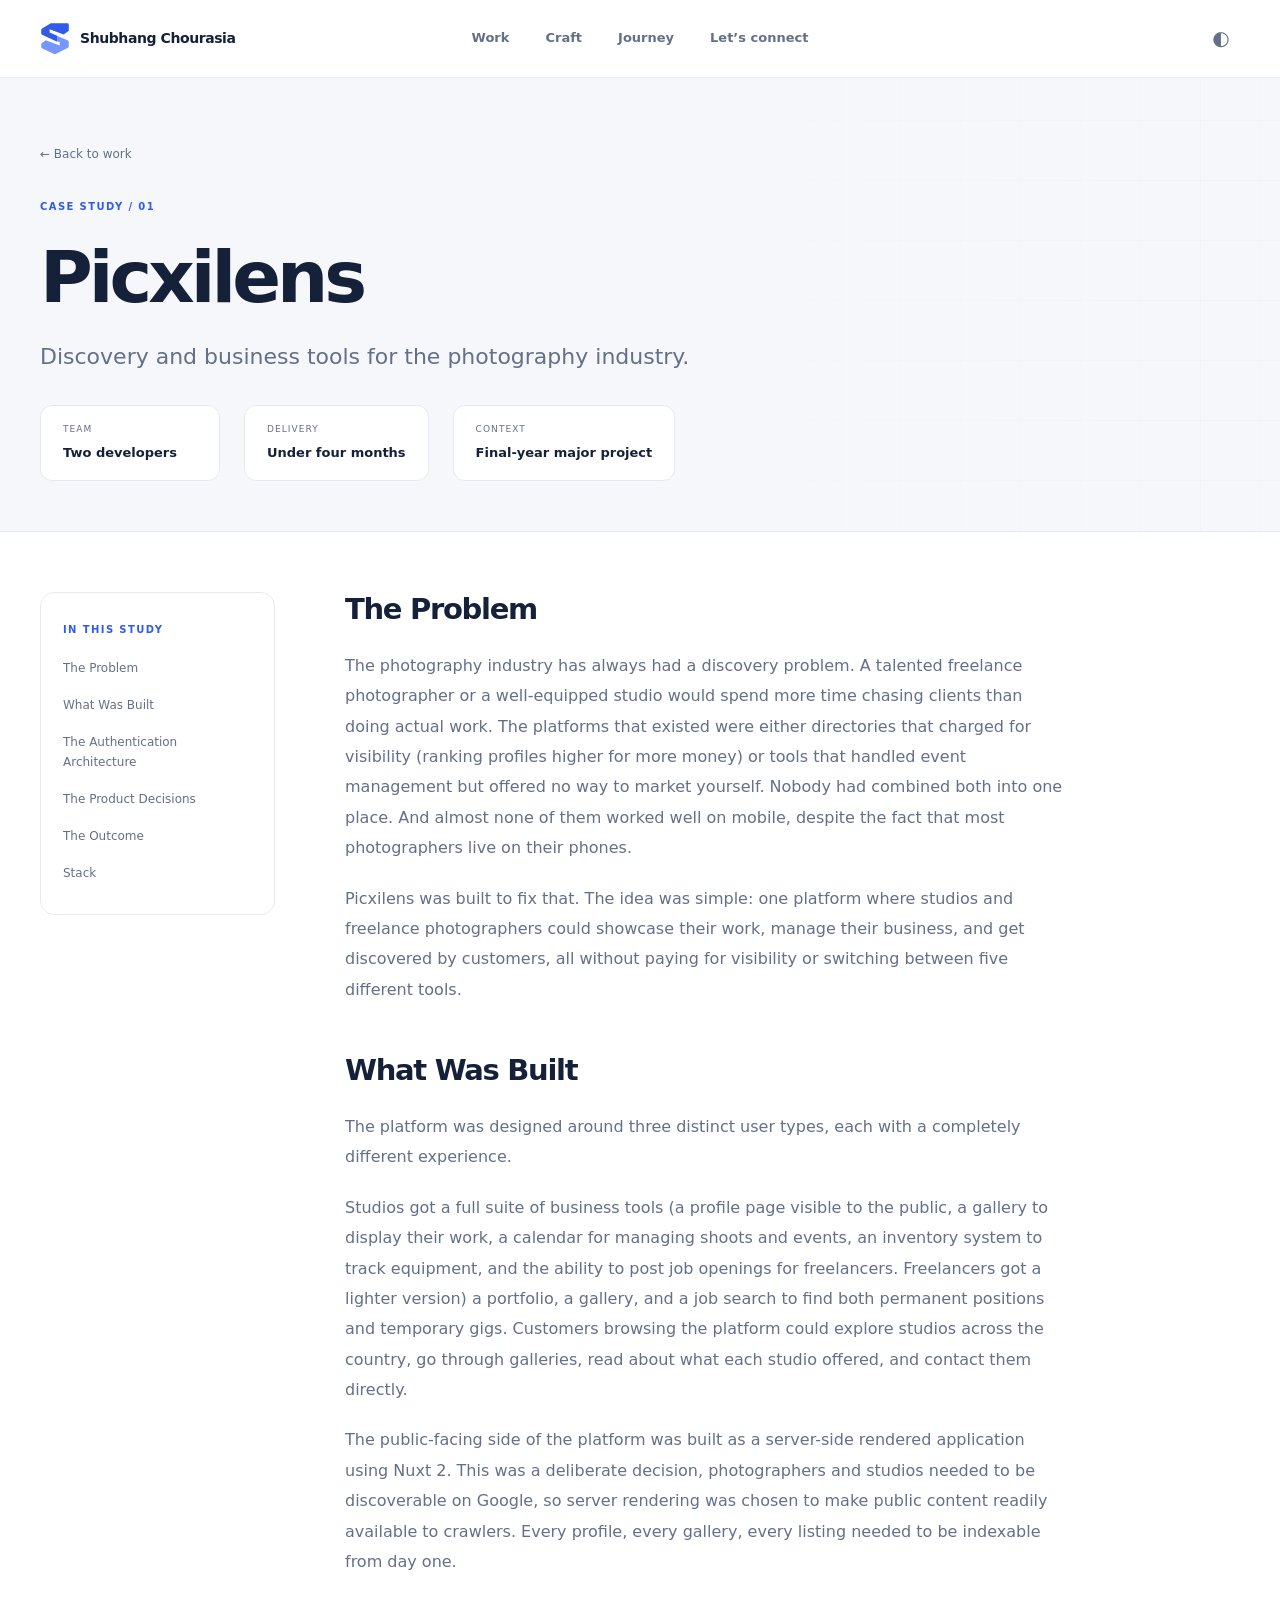
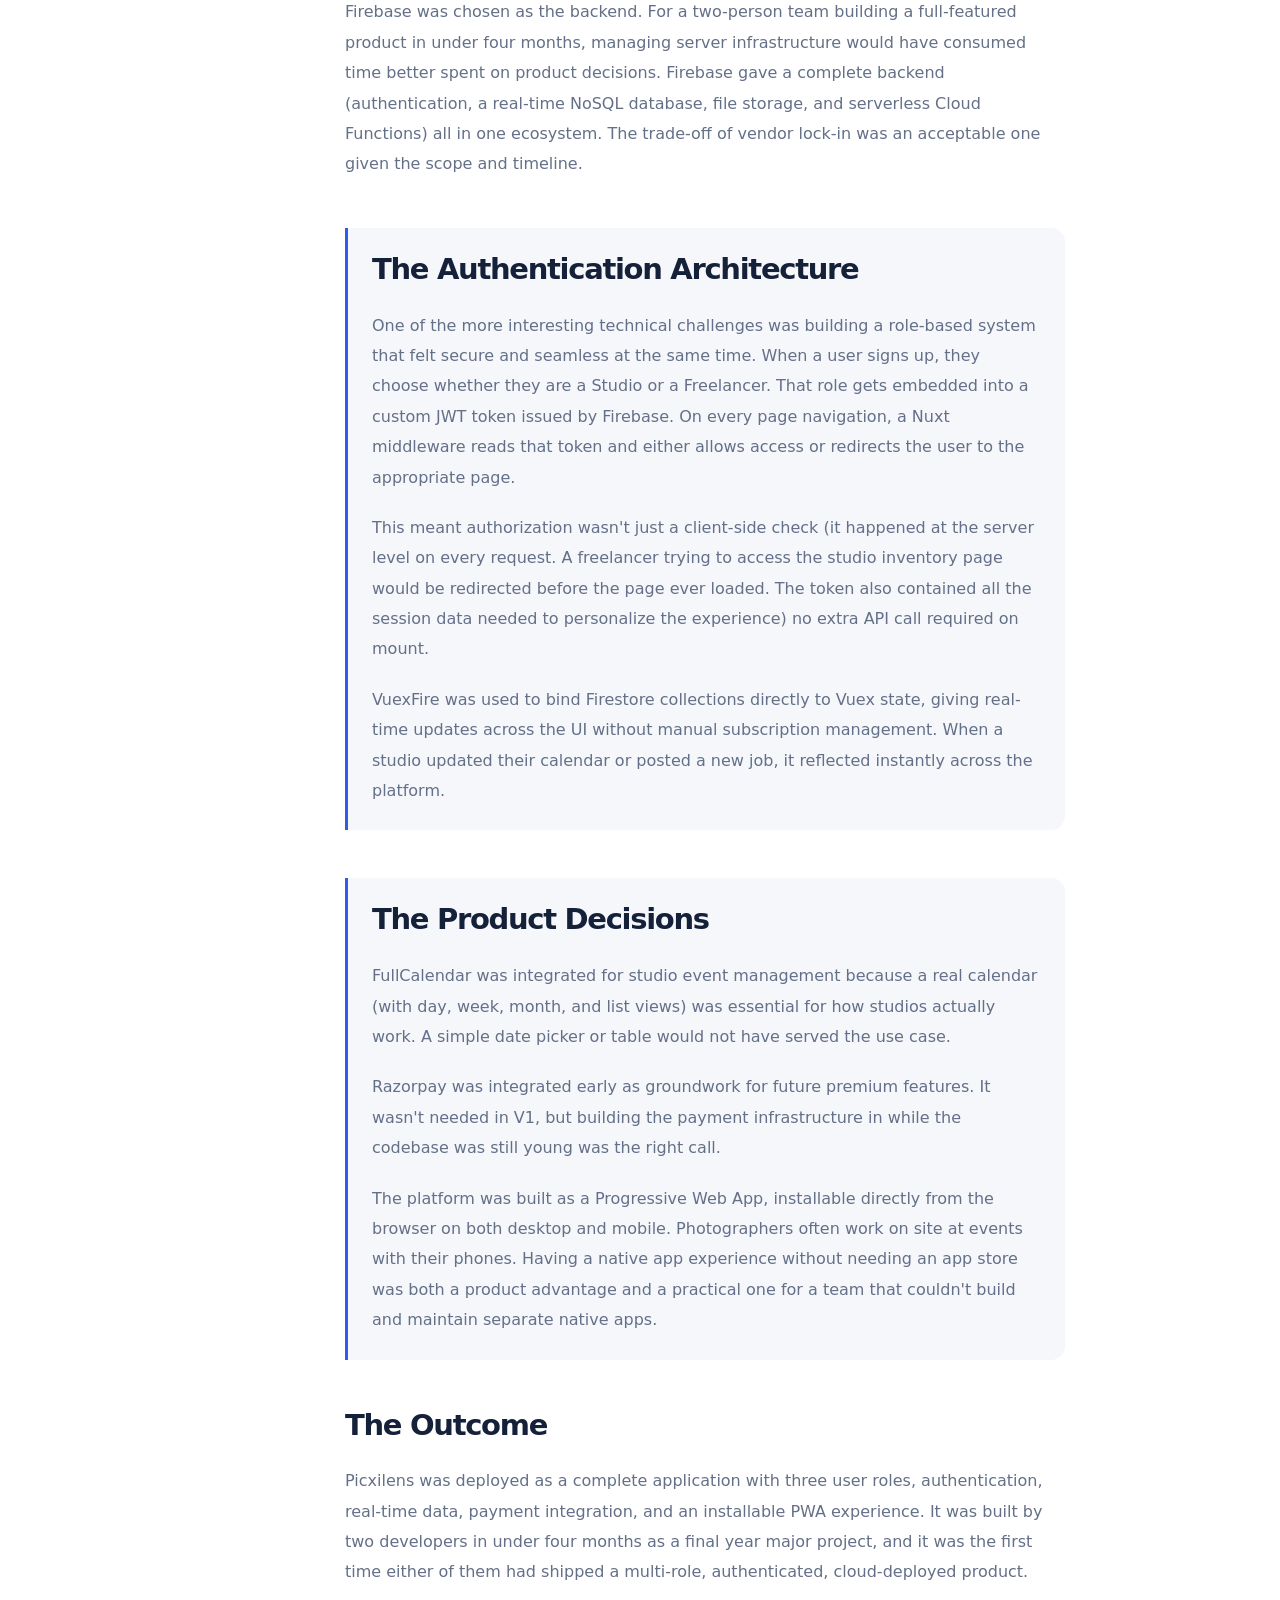
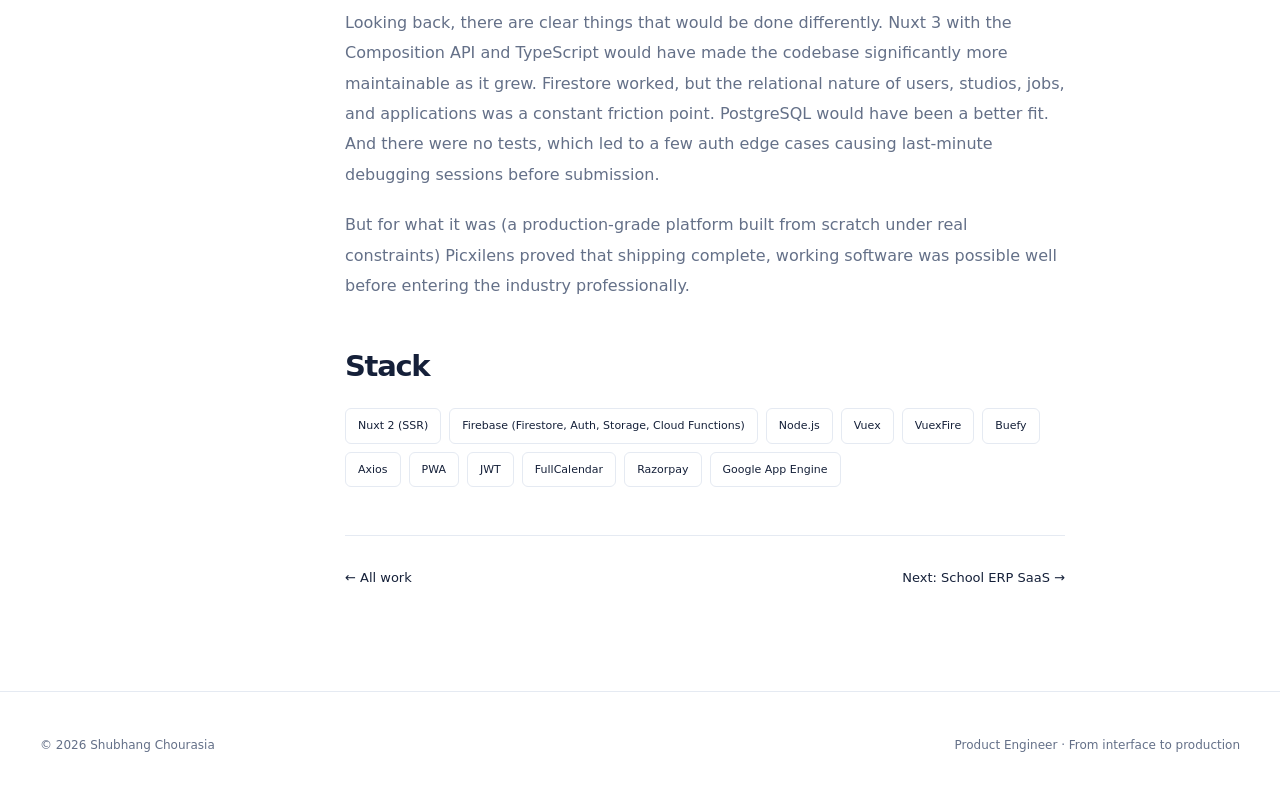
<file: case-studies/picxilens.html>
<!doctype html>
<html lang="en" prefix="og: https://ogp.me/ns#"><head>
<meta charset="utf-8">
<meta name="viewport" content="width=device-width, initial-scale=1">
<title>Picxilens Case Study | Shubhang Chourasia</title>
<meta name="description" content="Inside Picxilens, a photography platform connecting studios, freelancers, and customers through portfolios, discovery, scheduling, and role-based access.">
<meta name="keywords" content="Picxilens, photography platform, photographer portfolios, progressive web app, Shubhang Chourasia">
<meta name="author" content="Shubhang Chourasia">
<meta name="robots" content="index, follow, max-image-preview:large">
<meta name="color-scheme" content="light dark">
<meta name="twitter:card" content="summary_large_image">
<meta name="twitter:title" content="Picxilens Case Study | Shubhang Chourasia">
<meta name="twitter:description" content="Inside Picxilens, a photography platform connecting studios, freelancers, and customers through portfolios, discovery, scheduling, and role-based access.">
<meta name="twitter:image" content="https://shubhangchourasia.com/assets/images/social/social-picxilens.png">
<meta name="twitter:image:alt" content="Picxilens Case Study | Shubhang Chourasia social preview">
<meta name="theme-color" content="#ffffff" media="(prefers-color-scheme: light)">
<meta name="theme-color" content="#0c1220" media="(prefers-color-scheme: dark)">
<link rel="canonical" href="https://shubhangchourasia.com/case-studies/picxilens">
<meta property="og:type" content="article">
<meta property="og:site_name" content="Shubhang Chourasia">
<meta property="og:locale" content="en_US">
<meta property="og:title" content="Picxilens Case Study | Shubhang Chourasia">
<meta property="og:description" content="Inside Picxilens, a photography platform connecting studios, freelancers, and customers through portfolios, discovery, scheduling, and role-based access.">
<meta property="og:url" content="https://shubhangchourasia.com/case-studies/picxilens">
<meta property="og:image" content="https://shubhangchourasia.com/assets/images/social/social-picxilens.png">
<meta property="og:image:type" content="image/png">
<meta property="og:image:width" content="1200">
<meta property="og:image:height" content="630">
<meta property="og:image:alt" content="Picxilens Case Study | Shubhang Chourasia social preview">
<meta property="article:author" content="https://www.linkedin.com/in/shubhangchourasia/">
<script type="application/ld+json">{"@context": "https://schema.org", "@graph": [{"@type": "Person", "@id": "https://shubhangchourasia.com/#person", "name": "Shubhang Chourasia", "url": "https://shubhangchourasia.com/", "jobTitle": "Product Engineer", "image": "https://shubhangchourasia.com/assets/images/shubhang-chourasia.png", "sameAs": ["https://www.linkedin.com/in/shubhangchourasia/", "https://github.com/shubhangchourasia"]}, {"@type": "WebSite", "@id": "https://shubhangchourasia.com/#website", "url": "https://shubhangchourasia.com/", "name": "Shubhang Chourasia", "inLanguage": "en", "publisher": {"@id": "https://shubhangchourasia.com/#person"}}, {"@type": "WebPage", "@id": "https://shubhangchourasia.com/case-studies/picxilens#webpage", "url": "https://shubhangchourasia.com/case-studies/picxilens", "name": "Picxilens Case Study | Shubhang Chourasia", "description": "Inside Picxilens, a photography platform connecting studios, freelancers, and customers through portfolios, discovery, scheduling, and role-based access.", "inLanguage": "en", "isPartOf": {"@id": "https://shubhangchourasia.com/#website"}, "primaryImageOfPage": {"@type": "ImageObject", "url": "https://shubhangchourasia.com/assets/images/social/social-picxilens.png", "width": 1200, "height": 630}, "mainEntity": {"@id": "https://shubhangchourasia.com/case-studies/picxilens#article"}, "breadcrumb": {"@id": "https://shubhangchourasia.com/case-studies/picxilens#breadcrumb"}}, {"@type": "Article", "@id": "https://shubhangchourasia.com/case-studies/picxilens#article", "headline": "Picxilens Case Study", "description": "Inside Picxilens, a photography platform connecting studios, freelancers, and customers through portfolios, discovery, scheduling, and role-based access.", "image": ["https://shubhangchourasia.com/assets/images/social/social-picxilens.png"], "author": {"@id": "https://shubhangchourasia.com/#person"}, "publisher": {"@id": "https://shubhangchourasia.com/#person"}, "mainEntityOfPage": {"@id": "https://shubhangchourasia.com/case-studies/picxilens#webpage"}, "inLanguage": "en", "articleSection": "Engineering case studies"}, {"@type": "BreadcrumbList", "@id": "https://shubhangchourasia.com/case-studies/picxilens#breadcrumb", "itemListElement": [{"@type": "ListItem", "position": 1, "name": "Home", "item": "https://shubhangchourasia.com/"}, {"@type": "ListItem", "position": 2, "name": "Picxilens Case Study", "item": "https://shubhangchourasia.com/case-studies/picxilens"}]}]}</script>
<noscript><style>.reveal{opacity:1!important;transform:none!important}</style></noscript>



<link rel="stylesheet" href="/assets/css/styles.css"><script src="/assets/scripts/theme.js"></script><script src="/assets/scripts/site.js" defer=""></script><link rel="icon" type="image/svg+xml" href="/assets/favicons/favicon.svg"><link rel="icon" sizes="32x32" type="image/png" href="/assets/favicons/favicon-32.png"><link rel="shortcut icon" href="/assets/favicons/favicon.ico"></head>
<body><a class="skip-link" href="#top">Skip to content</a>  <header class="nav-wrap">
    <nav class="nav" aria-label="Primary">
      <a class="brand" href="/#top" aria-label="Shubhang Chourasia home">
        <img class="brand-logo" src="/assets/images/brand/logo.svg" width="34" height="38" alt="">
        <span>Shubhang Chourasia</span>
      </a>
      <div class="nav-links" id="navLinks">
        <a href="/#work">Work</a>
        <a href="/#craft">Craft</a>
        <a href="/#timeline">Journey</a>
        <a href="/#contact">Let’s connect</a>
      </div>
      <div style="display:flex;gap:4px;align-items:center">
        <button class="icon-btn" id="themeToggle" aria-label="Toggle theme" title="Toggle theme">◐</button>
        <button class="icon-btn mobile-toggle" id="mobileToggle" aria-controls="navLinks" aria-expanded="false" aria-label="Open navigation">☰</button>
      </div>
    </nav>
  </header>
<main id="top"><div class="study-hero"><div class="article-grid" aria-hidden="true"></div><div class="container">
<a class="study-back" href="/#work">← Back to work</a><br><span class="eyebrow">Case study / 01</span>
<h1>Picxilens</h1><p class="study-deck">Discovery and business tools for the photography industry.</p>
<dl class="study-facts"><div><dt>Team</dt><dd>Two developers</dd></div><div><dt>Delivery</dt><dd>Under four months</dd></div><div><dt>Context</dt><dd>Final-year major project</dd></div></dl></div></div>
<div class="container study-layout"><nav class="study-toc" aria-label="On this page"><span class="eyebrow">In this study</span><a href="#the-problem">The Problem</a><a href="#what-was-built">What Was Built</a><a href="#the-authentication-architecture">The Authentication Architecture</a><a href="#the-product-decisions">The Product Decisions</a><a href="#the-outcome">The Outcome</a><a href="#stack">Stack</a></nav>
<article class="study-content" aria-label="Picxilens case study"><section id="the-problem" aria-labelledby="section-heading-1"><h2 id="section-heading-1">The Problem</h2><p>The photography industry has always had a discovery problem. A talented freelance photographer or a well-equipped studio would spend more time chasing clients than doing actual work. The platforms that existed were either directories that charged for visibility (ranking profiles higher for more money) or tools that handled event management but offered no way to market yourself. Nobody had combined both into one place. And almost none of them worked well on mobile, despite the fact that most photographers live on their phones.</p><p>Picxilens was built to fix that. The idea was simple: one platform where studios and freelance photographers could showcase their work, manage their business, and get discovered by customers, all without paying for visibility or switching between five different tools.</p></section><section id="what-was-built" aria-labelledby="section-heading-2"><h2 id="section-heading-2">What Was Built</h2><p>The platform was designed around three distinct user types, each with a completely different experience.</p><p>Studios got a full suite of business tools (a profile page visible to the public, a gallery to display their work, a calendar for managing shoots and events, an inventory system to track equipment, and the ability to post job openings for freelancers. Freelancers got a lighter version) a portfolio, a gallery, and a job search to find both permanent positions and temporary gigs. Customers browsing the platform could explore studios across the country, go through galleries, read about what each studio offered, and contact them directly.</p><p>The public-facing side of the platform was built as a server-side rendered application using Nuxt 2. This was a deliberate decision, photographers and studios needed to be discoverable on Google, so server rendering was chosen to make public content readily available to crawlers. Every profile, every gallery, every listing needed to be indexable from day one.</p><p>Firebase was chosen as the backend. For a two-person team building a full-featured product in under four months, managing server infrastructure would have consumed time better spent on product decisions. Firebase gave a complete backend (authentication, a real-time NoSQL database, file storage, and serverless Cloud Functions) all in one ecosystem. The trade-off of vendor lock-in was an acceptable one given the scope and timeline.</p></section><section id="the-authentication-architecture" class="decision" aria-labelledby="section-heading-3"><h2 id="section-heading-3">The Authentication Architecture</h2><p>One of the more interesting technical challenges was building a role-based system that felt secure and seamless at the same time. When a user signs up, they choose whether they are a Studio or a Freelancer. That role gets embedded into a custom JWT token issued by Firebase. On every page navigation, a Nuxt middleware reads that token and either allows access or redirects the user to the appropriate page.</p><p>This meant authorization wasn't just a client-side check (it happened at the server level on every request. A freelancer trying to access the studio inventory page would be redirected before the page ever loaded. The token also contained all the session data needed to personalize the experience) no extra API call required on mount.</p><p>VuexFire was used to bind Firestore collections directly to Vuex state, giving real-time updates across the UI without manual subscription management. When a studio updated their calendar or posted a new job, it reflected instantly across the platform.</p></section><section id="the-product-decisions" class="decision" aria-labelledby="section-heading-4"><h2 id="section-heading-4">The Product Decisions</h2><p>FullCalendar was integrated for studio event management because a real calendar (with day, week, month, and list views) was essential for how studios actually work. A simple date picker or table would not have served the use case.</p><p>Razorpay was integrated early as groundwork for future premium features. It wasn't needed in V1, but building the payment infrastructure in while the codebase was still young was the right call.</p><p>The platform was built as a Progressive Web App, installable directly from the browser on both desktop and mobile. Photographers often work on site at events with their phones. Having a native app experience without needing an app store was both a product advantage and a practical one for a team that couldn't build and maintain separate native apps.</p></section><section id="the-outcome" aria-labelledby="section-heading-5"><h2 id="section-heading-5">The Outcome</h2><p>Picxilens was deployed as a complete application with three user roles, authentication, real-time data, payment integration, and an installable PWA experience. It was built by two developers in under four months as a final year major project, and it was the first time either of them had shipped a multi-role, authenticated, cloud-deployed product.</p><p>Looking back, there are clear things that would be done differently. Nuxt 3 with the Composition API and TypeScript would have made the codebase significantly more maintainable as it grew. Firestore worked, but the relational nature of users, studios, jobs, and applications was a constant friction point. PostgreSQL would have been a better fit. And there were no tests, which led to a few auth edge cases causing last-minute debugging sessions before submission.</p><p>But for what it was (a production-grade platform built from scratch under real constraints) Picxilens proved that shipping complete, working software was possible well before entering the industry professionally.</p></section><section id="stack" aria-labelledby="section-heading-6"><h2 id="section-heading-6">Stack</h2><ul class="study-stack"><li>Nuxt 2 (SSR)</li><li>Firebase (Firestore, Auth, Storage, Cloud Functions)</li><li>Node.js</li><li>Vuex</li><li>VuexFire</li><li>Buefy</li><li>Axios</li><li>PWA</li><li>JWT</li><li>FullCalendar</li><li>Razorpay</li><li>Google App Engine</li></ul></section>
<div class="study-next"><a href="/#work">← All work</a><a href="/case-studies/school-erp">Next: School ERP SaaS →</a></div></article></div></main>  <footer class="footer">
    <div class="container footer-row">
      <span>© <span id="year"></span> Shubhang Chourasia</span>
      <span>Product Engineer · From interface to production</span>
    </div>
  </footer></body></html>
</file>
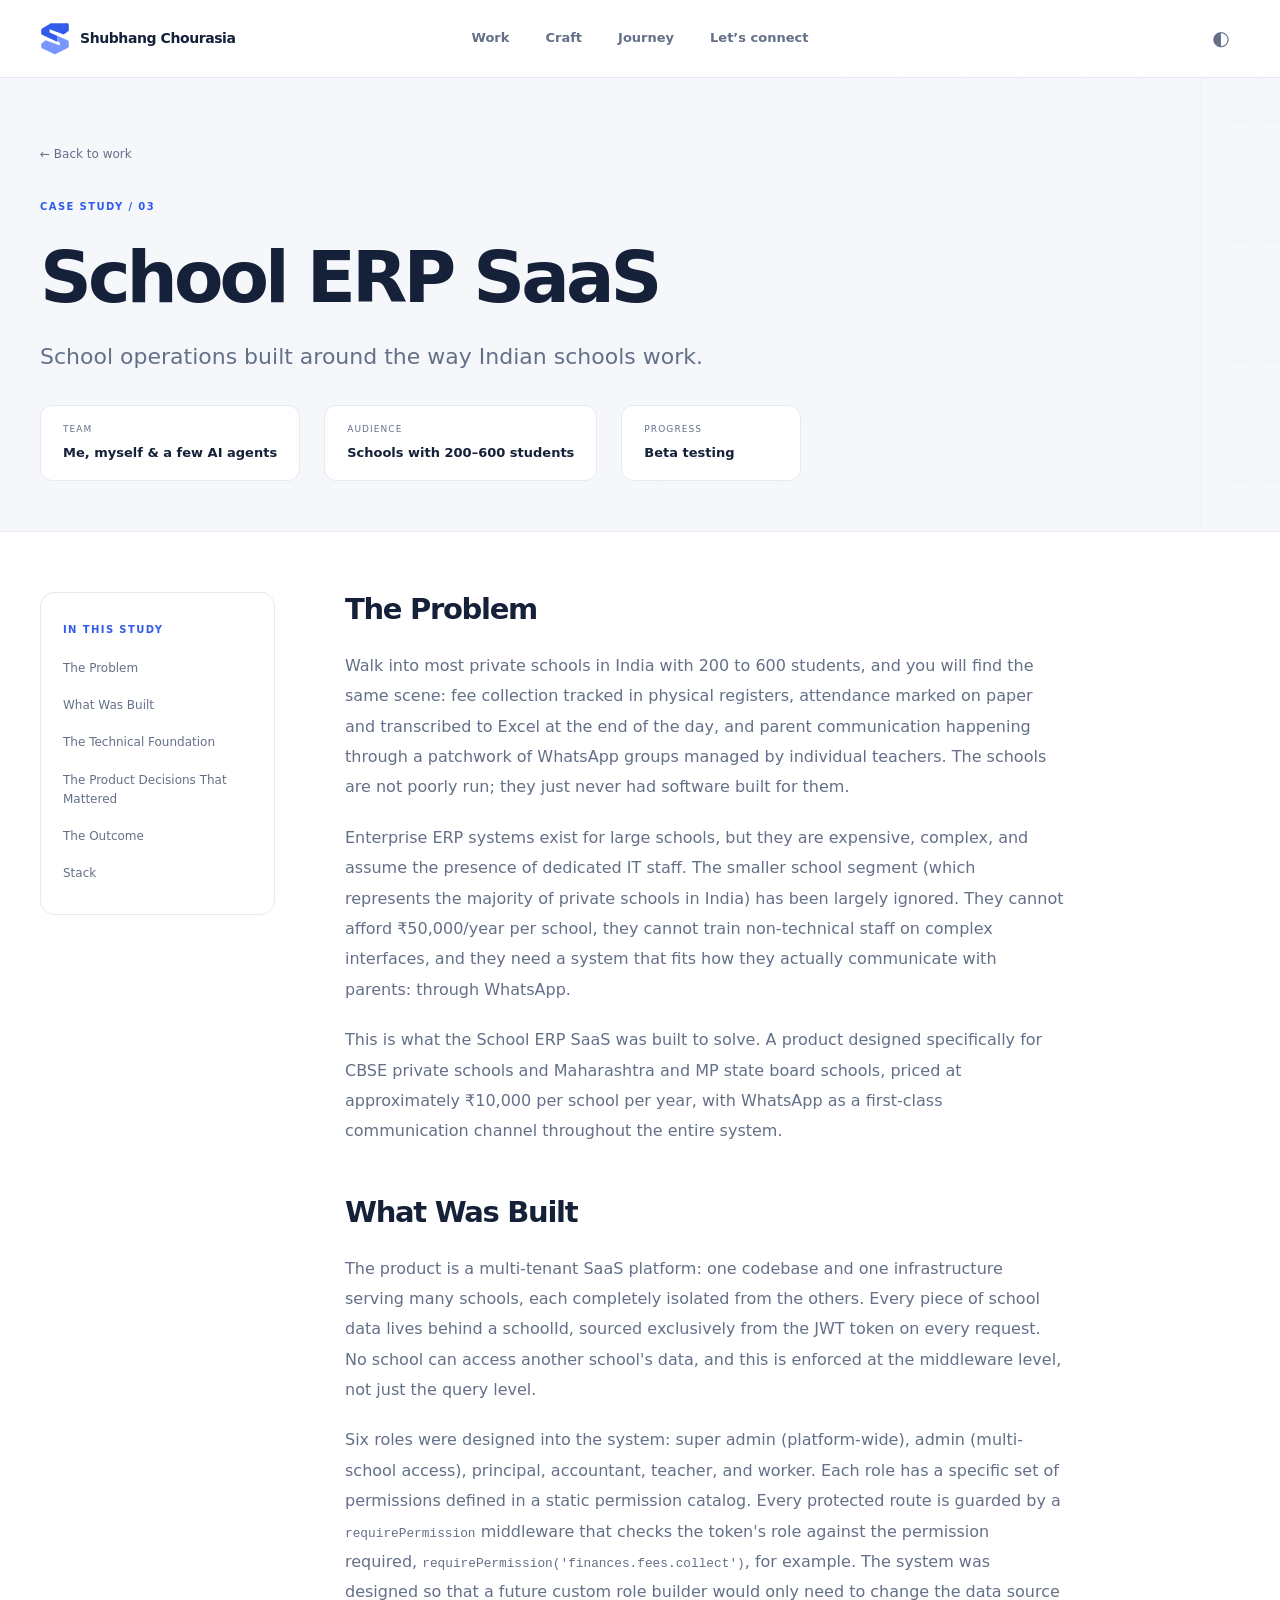
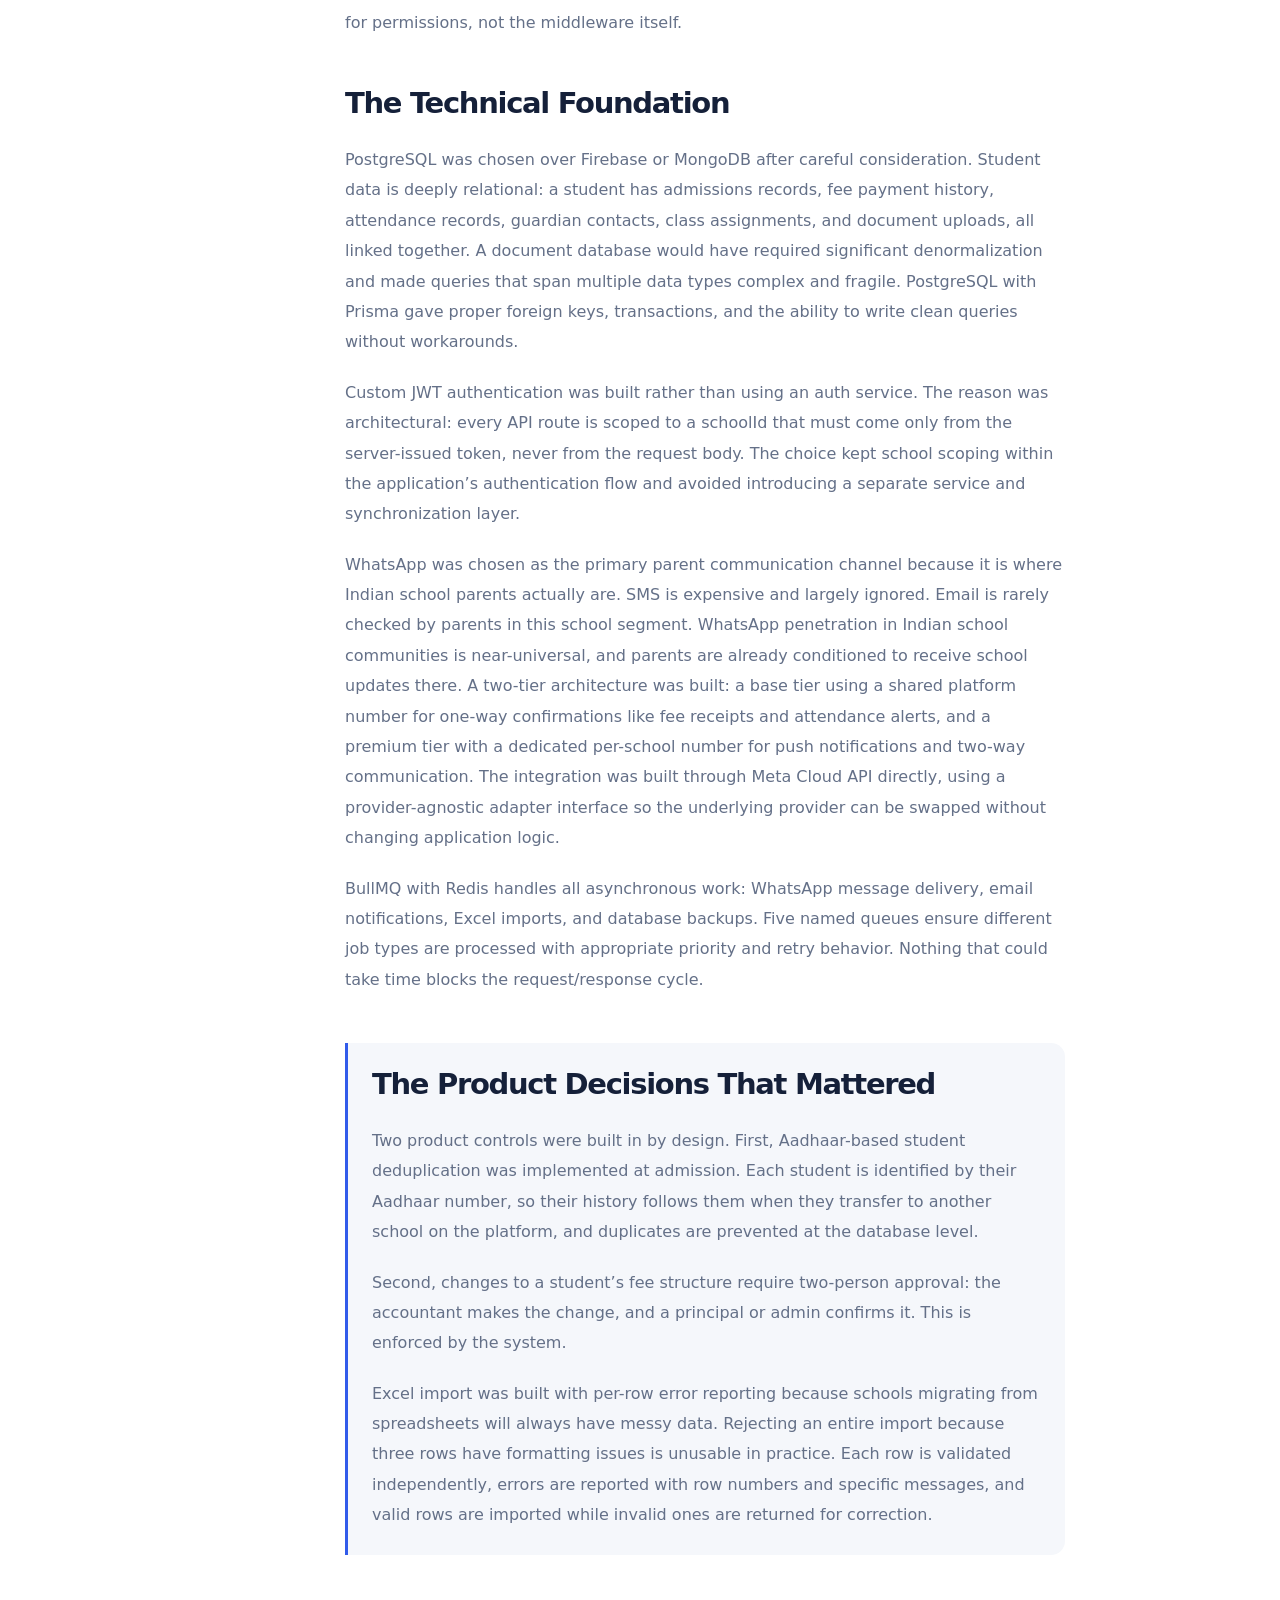
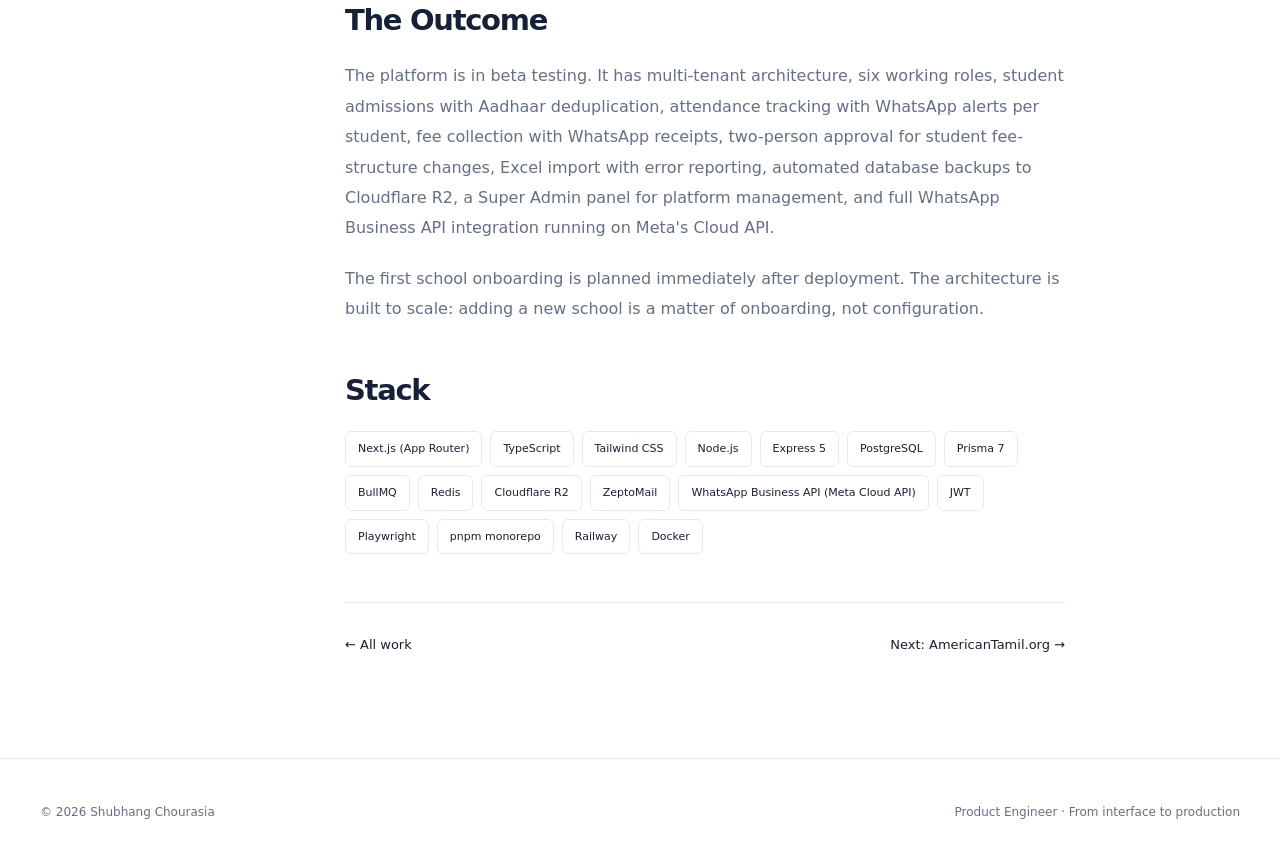
<file: case-studies/school-erp.html>
<!doctype html>
<html lang="en" prefix="og: https://ogp.me/ns#"><head>
<meta charset="utf-8">
<meta name="viewport" content="width=device-width, initial-scale=1">
<title>School ERP SaaS Case Study | Shubhang Chourasia</title>
<meta name="description" content="Explore a multi-tenant School ERP for Indian schools: admissions, attendance, fees, role-based permissions, background jobs, and WhatsApp parent communication.">
<meta name="keywords" content="School ERP, multi-tenant SaaS, school management, role-based access, Shubhang Chourasia">
<meta name="author" content="Shubhang Chourasia">
<meta name="robots" content="index, follow, max-image-preview:large">
<meta name="color-scheme" content="light dark">
<meta name="twitter:card" content="summary_large_image">
<meta name="twitter:title" content="School ERP SaaS Case Study | Shubhang Chourasia">
<meta name="twitter:description" content="Explore a multi-tenant School ERP for Indian schools: admissions, attendance, fees, role-based permissions, background jobs, and WhatsApp parent communication.">
<meta name="twitter:image" content="https://shubhangchourasia.com/assets/images/social/social-school-erp.png">
<meta name="twitter:image:alt" content="School ERP SaaS Case Study | Shubhang Chourasia social preview">
<meta name="theme-color" content="#ffffff" media="(prefers-color-scheme: light)">
<meta name="theme-color" content="#0c1220" media="(prefers-color-scheme: dark)">
<link rel="canonical" href="https://shubhangchourasia.com/case-studies/school-erp">
<meta property="og:type" content="article">
<meta property="og:site_name" content="Shubhang Chourasia">
<meta property="og:locale" content="en_US">
<meta property="og:title" content="School ERP SaaS Case Study | Shubhang Chourasia">
<meta property="og:description" content="Explore a multi-tenant School ERP for Indian schools: admissions, attendance, fees, role-based permissions, background jobs, and WhatsApp parent communication.">
<meta property="og:url" content="https://shubhangchourasia.com/case-studies/school-erp">
<meta property="og:image" content="https://shubhangchourasia.com/assets/images/social/social-school-erp.png">
<meta property="og:image:type" content="image/png">
<meta property="og:image:width" content="1200">
<meta property="og:image:height" content="630">
<meta property="og:image:alt" content="School ERP SaaS Case Study | Shubhang Chourasia social preview">
<meta property="article:author" content="https://www.linkedin.com/in/shubhangchourasia/">
<script type="application/ld+json">{"@context": "https://schema.org", "@graph": [{"@type": "Person", "@id": "https://shubhangchourasia.com/#person", "name": "Shubhang Chourasia", "url": "https://shubhangchourasia.com/", "jobTitle": "Product Engineer", "image": "https://shubhangchourasia.com/assets/images/shubhang-chourasia.png", "sameAs": ["https://www.linkedin.com/in/shubhangchourasia/", "https://github.com/shubhangchourasia"]}, {"@type": "WebSite", "@id": "https://shubhangchourasia.com/#website", "url": "https://shubhangchourasia.com/", "name": "Shubhang Chourasia", "inLanguage": "en", "publisher": {"@id": "https://shubhangchourasia.com/#person"}}, {"@type": "WebPage", "@id": "https://shubhangchourasia.com/case-studies/school-erp#webpage", "url": "https://shubhangchourasia.com/case-studies/school-erp", "name": "School ERP SaaS Case Study | Shubhang Chourasia", "description": "Explore a multi-tenant School ERP for Indian schools: admissions, attendance, fees, role-based permissions, background jobs, and WhatsApp parent communication.", "inLanguage": "en", "isPartOf": {"@id": "https://shubhangchourasia.com/#website"}, "primaryImageOfPage": {"@type": "ImageObject", "url": "https://shubhangchourasia.com/assets/images/social/social-school-erp.png", "width": 1200, "height": 630}, "mainEntity": {"@id": "https://shubhangchourasia.com/case-studies/school-erp#article"}, "breadcrumb": {"@id": "https://shubhangchourasia.com/case-studies/school-erp#breadcrumb"}}, {"@type": "Article", "@id": "https://shubhangchourasia.com/case-studies/school-erp#article", "headline": "School ERP SaaS Case Study", "description": "Explore a multi-tenant School ERP for Indian schools: admissions, attendance, fees, role-based permissions, background jobs, and WhatsApp parent communication.", "image": ["https://shubhangchourasia.com/assets/images/social/social-school-erp.png"], "author": {"@id": "https://shubhangchourasia.com/#person"}, "publisher": {"@id": "https://shubhangchourasia.com/#person"}, "mainEntityOfPage": {"@id": "https://shubhangchourasia.com/case-studies/school-erp#webpage"}, "inLanguage": "en", "articleSection": "Engineering case studies"}, {"@type": "BreadcrumbList", "@id": "https://shubhangchourasia.com/case-studies/school-erp#breadcrumb", "itemListElement": [{"@type": "ListItem", "position": 1, "name": "Home", "item": "https://shubhangchourasia.com/"}, {"@type": "ListItem", "position": 2, "name": "School ERP SaaS Case Study", "item": "https://shubhangchourasia.com/case-studies/school-erp"}]}]}</script>
<noscript><style>.reveal{opacity:1!important;transform:none!important}</style></noscript>



<link rel="stylesheet" href="/assets/css/styles.css"><script src="/assets/scripts/theme.js"></script><script src="/assets/scripts/site.js" defer=""></script><link rel="icon" type="image/svg+xml" href="/assets/favicons/favicon.svg"><link rel="icon" sizes="32x32" type="image/png" href="/assets/favicons/favicon-32.png"><link rel="shortcut icon" href="/assets/favicons/favicon.ico"></head>
<body><a class="skip-link" href="#top">Skip to content</a>  <header class="nav-wrap">
    <nav class="nav" aria-label="Primary">
      <a class="brand" href="/#top" aria-label="Shubhang Chourasia home">
        <img class="brand-logo" src="/assets/images/brand/logo.svg" width="34" height="38" alt="">
        <span>Shubhang Chourasia</span>
      </a>
      <div class="nav-links" id="navLinks">
        <a href="/#work">Work</a>
        <a href="/#craft">Craft</a>
        <a href="/#timeline">Journey</a>
        <a href="/#contact">Let’s connect</a>
      </div>
      <div style="display:flex;gap:4px;align-items:center">
        <button class="icon-btn" id="themeToggle" aria-label="Toggle theme" title="Toggle theme">◐</button>
        <button class="icon-btn mobile-toggle" id="mobileToggle" aria-controls="navLinks" aria-expanded="false" aria-label="Open navigation">☰</button>
      </div>
    </nav>
  </header>
<main id="top"><div class="study-hero"><div class="article-grid" aria-hidden="true"></div><div class="container">
<a class="study-back" href="/#work">← Back to work</a><br><span class="eyebrow">Case study / 03</span>
<h1>School ERP SaaS</h1><p class="study-deck">School operations built around the way Indian schools work.</p>
<dl class="study-facts"><div><dt>Team</dt><dd>Me, myself &amp; a few AI agents</dd></div><div><dt>Audience</dt><dd>Schools with 200–600 students</dd></div><div><dt>Progress</dt><dd>Beta testing</dd></div></dl></div></div>
<div class="container study-layout"><nav class="study-toc" aria-label="On this page"><span class="eyebrow">In this study</span><a href="#the-problem">The Problem</a><a href="#what-was-built">What Was Built</a><a href="#the-technical-foundation">The Technical Foundation</a><a href="#the-product-decisions-that-mattered">The Product Decisions That Mattered</a><a href="#the-outcome">The Outcome</a><a href="#stack">Stack</a></nav>
<article class="study-content" aria-label="School ERP SaaS case study"><section id="the-problem" aria-labelledby="section-heading-1"><h2 id="section-heading-1">The Problem</h2><p>Walk into most private schools in India with 200 to 600 students, and you will find the same scene: fee collection tracked in physical registers, attendance marked on paper and transcribed to Excel at the end of the day, and parent communication happening through a patchwork of WhatsApp groups managed by individual teachers. The schools are not poorly run; they just never had software built for them.</p><p>Enterprise ERP systems exist for large schools, but they are expensive, complex, and assume the presence of dedicated IT staff. The smaller school segment (which represents the majority of private schools in India) has been largely ignored. They cannot afford ₹50,000/year per school, they cannot train non-technical staff on complex interfaces, and they need a system that fits how they actually communicate with parents: through WhatsApp.</p><p>This is what the School ERP SaaS was built to solve. A product designed specifically for CBSE private schools and Maharashtra and MP state board schools, priced at approximately ₹10,000 per school per year, with WhatsApp as a first-class communication channel throughout the entire system.</p></section><section id="what-was-built" aria-labelledby="section-heading-2"><h2 id="section-heading-2">What Was Built</h2><p>The product is a multi-tenant SaaS platform: one codebase and one infrastructure serving many schools, each completely isolated from the others. Every piece of school data lives behind a schoolId, sourced exclusively from the JWT token on every request. No school can access another school's data, and this is enforced at the middleware level, not just the query level.</p><p>Six roles were designed into the system: super admin (platform-wide), admin (multi-school access), principal, accountant, teacher, and worker. Each role has a specific set of permissions defined in a static permission catalog. Every protected route is guarded by a <code>requirePermission</code> middleware that checks the token's role against the permission required, <code>requirePermission('finances.fees.collect')</code>, for example. The system was designed so that a future custom role builder would only need to change the data source for permissions, not the middleware itself.</p></section><section id="the-technical-foundation" aria-labelledby="section-heading-3"><h2 id="section-heading-3">The Technical Foundation</h2><p>PostgreSQL was chosen over Firebase or MongoDB after careful consideration. Student data is deeply relational: a student has admissions records, fee payment history, attendance records, guardian contacts, class assignments, and document uploads, all linked together. A document database would have required significant denormalization and made queries that span multiple data types complex and fragile. PostgreSQL with Prisma gave proper foreign keys, transactions, and the ability to write clean queries without workarounds.</p><p>Custom JWT authentication was built rather than using an auth service. The reason was architectural: every API route is scoped to a schoolId that must come only from the server-issued token, never from the request body. The choice kept school scoping within the application’s authentication flow and avoided introducing a separate service and synchronization layer.</p><p>WhatsApp was chosen as the primary parent communication channel because it is where Indian school parents actually are. SMS is expensive and largely ignored. Email is rarely checked by parents in this school segment. WhatsApp penetration in Indian school communities is near-universal, and parents are already conditioned to receive school updates there. A two-tier architecture was built: a base tier using a shared platform number for one-way confirmations like fee receipts and attendance alerts, and a premium tier with a dedicated per-school number for push notifications and two-way communication. The integration was built through Meta Cloud API directly, using a provider-agnostic adapter interface so the underlying provider can be swapped without changing application logic.</p><p>BullMQ with Redis handles all asynchronous work: WhatsApp message delivery, email notifications, Excel imports, and database backups. Five named queues ensure different job types are processed with appropriate priority and retry behavior. Nothing that could take time blocks the request/response cycle.</p></section><section id="the-product-decisions-that-mattered" class="decision" aria-labelledby="section-heading-4"><h2 id="section-heading-4">The Product Decisions That Mattered</h2><p>Two product controls were built in by design. First, Aadhaar-based student deduplication was implemented at admission. Each student is identified by their Aadhaar number, so their history follows them when they transfer to another school on the platform, and duplicates are prevented at the database level.</p><p>Second, changes to a student’s fee structure require two-person approval: the accountant makes the change, and a principal or admin confirms it. This is enforced by the system.</p><p>Excel import was built with per-row error reporting because schools migrating from spreadsheets will always have messy data. Rejecting an entire import because three rows have formatting issues is unusable in practice. Each row is validated independently, errors are reported with row numbers and specific messages, and valid rows are imported while invalid ones are returned for correction.</p></section><section id="the-outcome" aria-labelledby="section-heading-5"><h2 id="section-heading-5">The Outcome</h2><p>The platform is in beta testing. It has multi-tenant architecture, six working roles, student admissions with Aadhaar deduplication, attendance tracking with WhatsApp alerts per student, fee collection with WhatsApp receipts, two-person approval for student fee-structure changes, Excel import with error reporting, automated database backups to Cloudflare R2, a Super Admin panel for platform management, and full WhatsApp Business API integration running on Meta's Cloud API.</p><p>The first school onboarding is planned immediately after deployment. The architecture is built to scale: adding a new school is a matter of onboarding, not configuration.</p></section><section id="stack" aria-labelledby="section-heading-6"><h2 id="section-heading-6">Stack</h2><ul class="study-stack"><li>Next.js (App Router)</li><li>TypeScript</li><li>Tailwind CSS</li><li>Node.js</li><li>Express 5</li><li>PostgreSQL</li><li>Prisma 7</li><li>BullMQ</li><li>Redis</li><li>Cloudflare R2</li><li>ZeptoMail</li><li>WhatsApp Business API (Meta Cloud API)</li><li>JWT</li><li>Playwright</li><li>pnpm monorepo</li><li>Railway</li><li>Docker</li></ul></section>
<div class="study-next"><a href="/#work">← All work</a><a href="/case-studies/american-tamil">Next: AmericanTamil.org →</a></div></article></div></main>  <footer class="footer">
    <div class="container footer-row">
      <span>© <span id="year"></span> Shubhang Chourasia</span>
      <span>Product Engineer · From interface to production</span>
    </div>
  </footer>
</body></html>
</file>
<file: assets/css/styles.css>
:root {
      --bg: #f6f7fb;
      --surface: rgba(255, 255, 255, 0.78);
      --surface-solid: #ffffff;
      --surface-soft: #f0f2f7;
      --text: #10131a;
      --muted: #616877;
      --line: #e3e6ec;
      --accent: #4f46e5;
      --accent-2: #0ea5e9;
      --accent-soft: rgba(79, 70, 229, 0.10);
      --success: #0f9d72;
      --shadow: 0 24px 70px rgba(16, 19, 26, .08);
      --shadow-sm: 0 12px 30px rgba(16, 19, 26, .06);
      --radius: 24px;
      --radius-sm: 16px;
      --max: 1180px;
    }

    [data-theme="dark"] {
      --bg: #0a0d12;
      --surface: rgba(18, 23, 31, .78);
      --surface-solid: #12171f;
      --surface-soft: #171d26;
      --text: #f4f7fb;
      --muted: #9da6b6;
      --line: #242b36;
      --accent: #8b87ff;
      --accent-2: #38bdf8;
      --accent-soft: rgba(139, 135, 255, .13);
      --success: #3bd6a3;
      --shadow: 0 24px 70px rgba(0, 0, 0, .26);
      --shadow-sm: 0 12px 30px rgba(0, 0, 0, .20);
    }

    * { box-sizing: border-box; }
    html { scroll-behavior: smooth; }
    body {
      margin: 0;
      color: var(--text);
      background:
        radial-gradient(circle at 10% 0%, rgba(79,70,229,.10), transparent 26%),
        radial-gradient(circle at 90% 8%, rgba(14,165,233,.10), transparent 22%),
        var(--bg);
      font-family: Inter, ui-sans-serif, system-ui, -apple-system, BlinkMacSystemFont, "Segoe UI", sans-serif;
      line-height: 1.6;
      -webkit-font-smoothing: antialiased;
      overflow-x: hidden;
    }

    a { color: inherit; text-decoration: none; }
    button, input, textarea { font: inherit; }
    button { border: 0; background: none; color: inherit; }

    .container { width: min(var(--max), calc(100% - 40px)); margin: 0 auto; }
    .section { padding: 112px 0; position: relative; }
    .section-head { display: flex; align-items: end; justify-content: space-between; gap: 32px; margin-bottom: 42px; }
    .eyebrow { display: inline-flex; align-items: center; gap: 9px; color: var(--muted); font-size: 12px; font-weight: 800; letter-spacing: .14em; text-transform: uppercase; }
    .eyebrow::before { content: ""; width: 26px; height: 1px; background: currentColor; opacity: .7; }
    h1, h2, h3, p { margin: 0; }
    h2 { font-size: clamp(34px, 4vw, 56px); line-height: 1.03; letter-spacing: -.045em; }
    .lead { color: var(--muted); max-width: 630px; font-size: 18px; }

    .nav-wrap { position: fixed; z-index: 50; left: 0; right: 0; top: 14px; }
    .nav {
      width: min(940px, calc(100% - 28px));
      margin: 0 auto;
      display: flex; align-items: center; justify-content: space-between; gap: 16px;
      padding: 10px 10px 10px 16px;
      border: 1px solid var(--line);
      border-radius: 999px;
      background: var(--surface);
      backdrop-filter: blur(18px) saturate(140%);
      box-shadow: var(--shadow-sm);
    }
    .brand { display: flex; align-items: center; gap: 11px; font-weight: 850; letter-spacing: -.03em; }
    .brand-mark {
      width: 34px; height: 34px; border-radius: 50%; display: grid; place-items: center;
      background: linear-gradient(135deg, var(--accent), var(--accent-2)); color: white; font-size: 13px;
      box-shadow: inset 0 1px 0 rgba(255,255,255,.35);
    }
    .nav-links { display: flex; align-items: center; gap: 4px; }
    .nav-links a, .icon-btn {
      color: var(--muted); padding: 9px 12px; border-radius: 999px; font-size: 13px; font-weight: 700;
      transition: .22s ease;
    }
    .nav-links a:hover, .nav-links a.active, .icon-btn:hover { color: var(--text); background: var(--surface-soft); }
    .icon-btn { font-size: 20px; cursor: pointer; display: grid; place-items: center; width: 38px; height: 38px; padding: 0; }
    .mobile-toggle { display: none; }

    .hero { padding: 164px 0 82px; min-height: 88vh; display: grid; align-items: center; }
    .hero-grid { display: grid; grid-template-columns: 1.25fr .75fr; gap: 76px; align-items: center; }
    .hero-copy h1 { font-size: clamp(55px, 7.7vw, 112px); line-height: .93; letter-spacing: -.065em; max-width: 850px; }
    .hero-copy h1 span { color: var(--accent); }
    .hero-copy .sub { margin-top: 28px; font-size: 20px; color: var(--muted); max-width: 700px; }
    .hero-actions { display: flex; flex-wrap: wrap; gap: 12px; margin-top: 34px; }
    .btn { padding: 12px 16px; border-radius: 13px; font-weight: 800; font-size: 14px; cursor: pointer; display: inline-flex; align-items: center; gap: 8px; transition: transform .22s ease, box-shadow .22s ease, background .22s ease; }
    .btn:hover { transform: translateY(-2px); }
    .btn-primary { background: var(--text); color: var(--bg); box-shadow: 0 14px 30px rgba(16,19,26,.14); }
    [data-theme="dark"] .btn-primary { color: #090c10; background: #fff; }
    .btn-secondary { border: 1px solid var(--line); background: var(--surface-solid); }
    .meta-line { display: flex; align-items: center; gap: 10px; margin-top: 24px; font-size: 13px; color: var(--muted); }
    .dot { width: 8px; height: 8px; border-radius: 50%; background: var(--success); box-shadow: 0 0 0 6px color-mix(in srgb, var(--success) 12%, transparent); }

    .hero-card { position: relative; }
    .hero-panel {
      position: relative; padding: 22px; border: 1px solid var(--line); border-radius: 28px; background: var(--surface);
      backdrop-filter: blur(14px); box-shadow: var(--shadow); overflow: hidden;
    }
    .hero-panel::before { content: ""; position: absolute; width: 190px; height: 190px; border-radius: 50%; right: -55px; top: -50px; background: radial-gradient(circle, rgba(79,70,229,.24), transparent 66%); }
    .code-window { border: 1px solid var(--line); border-radius: 19px; overflow: hidden; background: var(--surface-solid); }
    .window-bar { display: flex; justify-content: space-between; align-items: center; padding: 11px 13px; border-bottom: 1px solid var(--line); color: var(--muted); font-size: 11px; }
    .traffic { display: flex; gap: 5px; }
    .traffic span { width: 7px; height: 7px; border-radius: 50%; border: 1px solid var(--line); }
    pre { margin: 0; padding: 22px; overflow: auto; color: var(--muted); font: 12px/1.8 ui-monospace, SFMono-Regular, Menlo, Monaco, Consolas, monospace; }
    .code-k { color: var(--accent); }
    .code-s { color: var(--accent-2); }
    .code-v { color: var(--success); }
    .hero-stat-grid { margin-top: 12px; display: grid; grid-template-columns: repeat(2, 1fr); gap: 10px; }
    .hero-stat { padding: 15px; border: 1px solid var(--line); border-radius: 17px; background: var(--surface-solid); }
    .hero-stat strong { display: block; font-size: 21px; letter-spacing: -.04em; }
    .hero-stat span { color: var(--muted); font-size: 11px; }

    .marquee { padding: 12px 0; overflow: hidden; border-top: 1px solid var(--line); border-bottom: 1px solid var(--line); background: rgba(255,255,255,.18); }
    .marquee-track { display: flex; width: max-content; gap: 26px; animation: marquee 26s linear infinite; }
    .marquee-item { color: var(--muted); font-size: 12px; font-weight: 800; text-transform: uppercase; letter-spacing: .12em; white-space: nowrap; }
    .marquee-item::after { content: "✦"; margin-left: 26px; opacity: .35; }
    @keyframes marquee { to { transform: translateX(-50%); } }

    .intro-grid { display: grid; grid-template-columns: .75fr 1.25fr; gap: 90px; }
    .statement { font-size: clamp(28px, 3.2vw, 47px); line-height: 1.12; letter-spacing: -.04em; }
    .muted-block { color: var(--muted); }
    .pill-row { display: flex; flex-wrap: wrap; gap: 8px; margin-top: 26px; }
    .pill { padding: 8px 11px; border-radius: 999px; border: 1px solid var(--line); background: var(--surface-solid); color: var(--muted); font-size: 12px; font-weight: 750; }

    .work-grid { display: grid; grid-template-columns: repeat(12, 1fr); gap: 18px; }
    .project-card { position: relative; grid-column: span 4; min-height: 420px; padding: 26px; border: 1px solid var(--line); border-radius: 28px; background: var(--surface-solid); box-shadow: var(--shadow-sm); overflow: hidden; display:flex; flex-direction:column; transition: transform .28s ease, border-color .28s ease, box-shadow .28s ease; }
    .project-card:hover { transform: translateY(-6px); border-color: color-mix(in srgb, var(--accent) 34%, var(--line)); box-shadow: var(--shadow); }
    .project-card.featured { grid-column: span 4; min-height: 500px; }
    .project-card.secondary { grid-column: span 4; min-height: 400px; }
    .project-card.supporting { grid-column: span 3; min-height: 330px; }
    .project-card::after { content:""; position:absolute; inset:auto -60px -90px auto; width:220px; height:220px; border-radius:50%; background:radial-gradient(circle, rgba(79,70,229,.14), transparent 68%); pointer-events:none; }
    .project-visual { position:relative; height:145px; margin:-26px -26px 22px; padding:20px 20px 0; overflow:hidden; background: linear-gradient(135deg, var(--surface-soft), var(--surface-solid)); border-bottom:1px solid var(--line); }
    .project-visual::before { content:""; position:absolute; width:150px; height:150px; border-radius:50%; right:-28px; top:-72px; background:radial-gradient(circle, rgba(14,165,233,.18), transparent 67%); }
    .mini-ui { position:absolute; left:20px; right:20px; bottom:-22px; display:grid; gap:8px; padding:12px; border:1px solid var(--line); border-radius:16px 16px 0 0; background:var(--surface-solid); box-shadow:0 18px 35px rgba(16,19,26,.08); }
    .mini-ui .bar { height:8px; border-radius:999px; background:var(--surface-soft); }
    .mini-ui .bar.short { width:42%; }
    .mini-ui .columns { display:grid; grid-template-columns:1.25fr .75fr; gap:8px; }
    .mini-ui .panel { min-height:44px; border:1px solid var(--line); border-radius:10px; background:var(--surface-soft); }
    .visual-label { position:relative; z-index:1; display:inline-flex; align-items:center; gap:7px; padding:6px 9px; border:1px solid var(--line); border-radius:999px; background:rgba(255,255,255,.72); color:var(--muted); font-size:10px; font-weight:900; letter-spacing:.08em; text-transform:uppercase; }
    [data-theme="dark"] .visual-label { background:rgba(18,23,31,.72); }
    .project-top { display: flex; justify-content: space-between; align-items: flex-start; gap: 20px; }
    .tag { padding: 6px 9px; border-radius: 999px; background: var(--accent-soft); color: var(--accent); font-size: 10px; font-weight: 900; text-transform: uppercase; letter-spacing: .09em; }
    .project-card h3 { margin-top: 15px; font-size: clamp(24px, 2.8vw, 38px); line-height: 1.02; letter-spacing: -.045em; }
    .project-card p { margin-top: 13px; color: var(--muted); max-width: 680px; }
    .project-card .project-copy { min-height: 108px; }
    .project-detail { margin-top: 22px; padding-top: 18px; border-top: 1px solid var(--line); display: grid; grid-template-columns: 1fr 1fr; gap: 18px; }
    .detail-label { font-size: 10px; text-transform: uppercase; letter-spacing: .1em; font-weight: 900; color: var(--muted); }
    .detail-copy { margin-top: 6px; font-size: 13px; line-height:1.55; }
    .project-meta { margin-top: auto; padding-top: 22px; display: flex; flex-wrap: wrap; gap: 7px; }
    .tech { font-size: 10px; color: var(--muted); border: 1px solid var(--line); padding: 6px 8px; border-radius: 9px; }
    .project-footer { display:flex; align-items:center; justify-content:space-between; gap:12px; margin-top:18px; padding-top:16px; border-top:1px solid var(--line); position:relative; z-index:1; }
    .project-link { display:inline-flex; align-items:center; gap:7px; font-size:12px; font-weight:850; color:var(--text); }
    .project-link span { transition:transform .2s ease; }
    .project-card:hover .project-link span { transform:translateX(3px); }
    .supporting .project-visual { height:105px; }
    .supporting h3 { font-size:24px; }
    .supporting .project-copy { min-height:auto; }

    .stack-grid { display: grid; grid-template-columns: repeat(4, 1fr); gap: 12px; }
    .stack-card { padding: 18px; border: 1px solid var(--line); border-radius: 18px; background: var(--surface-solid); transition: transform .25s ease; }
    .stack-card:hover { transform: translateY(-3px); }
    .stack-card h3 { font-size: 13px; margin-bottom: 10px; }
    .stack-card p { color: var(--muted); font-size: 12px; line-height: 1.65; }

    .arch { display: grid; grid-template-columns: .6fr 1.4fr; gap: 70px; align-items: start; }
    .arch-list { display: grid; grid-template-columns: repeat(2, 1fr); gap: 10px; }
    .arch-item { padding: 17px; border: 1px solid var(--line); border-radius: 16px; background: var(--surface-solid); }
    .arch-item strong { display: block; font-size: 14px; }
    .arch-item span { display: block; margin-top: 4px; color: var(--muted); font-size: 11px; }

    .timeline { position: relative; margin-top: 40px; }
    .timeline::before { content: ""; position: absolute; left: 12px; top: 4px; bottom: 4px; width: 1px; background: var(--line); }
    .timeline-item { position: relative; display: grid; grid-template-columns: 160px 1fr; gap: 40px; padding: 0 0 44px 36px; }
    .timeline-item::before { content: ""; position: absolute; left: 7px; top: 7px; width: 11px; height: 11px; border-radius: 50%; background: var(--surface-solid); border: 2px solid var(--accent); box-shadow: 0 0 0 6px var(--accent-soft); }
    .time { color: var(--muted); font-size: 12px; font-weight: 800; padding-top: 2px; }
    .timeline-item h3 { font-size: 22px; letter-spacing: -.025em; }
    .timeline-item .role { margin-top: 3px; color: var(--accent); font-size: 12px; font-weight: 800; }
    .timeline-item p { margin-top: 11px; color: var(--muted); font-size: 14px; max-width: 780px; }
    .timeline-tech { margin-top: 12px; display: flex; flex-wrap: wrap; gap: 6px; }
    .timeline-tech span { color: var(--muted); font-size: 10px; border: 1px solid var(--line); padding: 5px 7px; border-radius: 8px; }

    .principles { display: grid; grid-template-columns: repeat(3, 1fr); gap: 12px; margin-top: 36px; }
    .principle { padding: 24px; border: 1px solid var(--line); border-radius: 20px; background: var(--surface-solid); }
    .principle .num { font-size: 11px; color: var(--accent); font-weight: 900; letter-spacing: .12em; }
    .principle h3 { margin-top: 20px; font-size: 18px; }
    .principle p { margin-top: 9px; color: var(--muted); font-size: 13px; }

    .contact { padding: 70px 0 100px; }
    .contact-box { position: relative; overflow: hidden; padding: 54px; border-radius: 32px; border: 1px solid var(--line); background: linear-gradient(135deg, var(--surface-solid), var(--surface-soft)); box-shadow: var(--shadow); }
    .contact-box::after { content: ""; position: absolute; width: 360px; height: 360px; border-radius: 50%; right: -100px; top: -160px; background: radial-gradient(circle, rgba(79,70,229,.22), transparent 67%); pointer-events: none; }
    .contact-box h2 { max-width: 800px; }
    .contact-box p { margin-top: 14px; color: var(--muted); max-width: 640px; }
    .contact-row { display: flex; flex-wrap: wrap; align-items: center; gap: 10px; margin-top: 26px; position: relative; z-index: 1; }
    .footer { padding: 24px 0 36px; color: var(--muted); font-size: 11px; }
    .footer-row { display: flex; justify-content: space-between; gap: 20px; border-top: 1px solid var(--line); padding-top: 20px; }

    .reveal { opacity: 0; transform: translateY(18px); transition: opacity .7s ease, transform .7s ease; }
    .reveal.visible { opacity: 1; transform: translateY(0); }

    .toast { position: fixed; z-index: 100; right: 20px; bottom: 20px; max-width: 320px; padding: 12px 14px; border-radius: 13px; border: 1px solid var(--line); background: var(--surface-solid); box-shadow: var(--shadow); color: var(--text); font-size: 12px; opacity: 0; transform: translateY(10px); pointer-events: none; transition: .25s ease; }
    .toast.show { opacity: 1; transform: translateY(0); }

    @media (max-width: 1100px) {
      .project-card.featured { grid-column: span 6; }
      .project-card.supporting { grid-column: span 6; }
    }

    @media (max-width: 960px) {
      .hero-grid, .intro-grid, .arch { grid-template-columns: 1fr; }
      .hero-grid { gap: 44px; }
      .hero-copy h1 { max-width: 720px; }
      .stack-grid { grid-template-columns: repeat(2, 1fr); }
      .principles { grid-template-columns: 1fr; }
      .nav-links { display: none; position: absolute; left: 0; right: 0; top: calc(100% + 8px); flex-direction: column; align-items: stretch; padding: 8px; border: 1px solid var(--line); border-radius: 20px; background: var(--surface); backdrop-filter: blur(18px); box-shadow: var(--shadow-sm); }
      .nav-links.open { display: flex; }
      .nav-links a { padding: 12px 14px; }
      .mobile-toggle { display: grid; place-items: center; cursor: pointer; }
    }

    @media (max-width: 720px) {
      .container { width: min(var(--max), calc(100% - 26px)); }
      .section { padding: 84px 0; }
      .hero { padding-top: 132px; min-height: auto; }
      .hero-copy h1 { font-size: clamp(48px, 16vw, 82px); }
      .hero-copy .sub { font-size: 17px; }
      .project-card, .project-card.featured, .project-card.secondary, .project-card.supporting, .project-card.wide { grid-column: span 12; }
      .project-card, .project-card.featured { min-height: auto; }
      .project-copy { min-height: auto !important; }
      .project-detail { grid-template-columns: 1fr; }
      .stack-grid { grid-template-columns: 1fr; }
      .arch-list { grid-template-columns: 1fr; }
      .timeline-item { grid-template-columns: 1fr; gap: 6px; padding-left: 30px; }
      .timeline::before { left: 8px; }
      .timeline-item::before { left: 2px; }
      .section-head { align-items: start; flex-direction: column; }
      .contact-box { padding: 30px; }
      .footer-row { flex-direction: column; }
    }

    /* ---- refinements ---- */
    ::selection { background: var(--accent-soft); color: var(--text); }
    section[id] { scroll-margin-top: 80px; }
    :focus-visible { outline: 2px solid var(--accent); outline-offset: 3px; border-radius: 8px; }
    .nav { position: relative; }
    .nav-wrap .nav { transition: box-shadow .3s ease; }

    /* hero: subtle grid + gradient headline accent */
    .hero { position: relative; }
    .hero::before { content: ""; position: absolute; inset: 0; pointer-events: none; background-image: radial-gradient(color-mix(in srgb, var(--text) 9%, transparent) 1px, transparent 1px); background-size: 26px 26px; -webkit-mask-image: linear-gradient(#000 40%, transparent); mask-image: linear-gradient(#000 40%, transparent); }
    .hero > .container { position: relative; }
    .hero-copy h1 span { background: linear-gradient(120deg, var(--accent), var(--accent-2)); -webkit-background-clip: text; background-clip: text; color: transparent; }
    .hero-stat strong { font-size: 24px; background: linear-gradient(120deg, var(--text), var(--accent)); -webkit-background-clip: text; background-clip: text; color: transparent; }

    /* marquee: theme-aware, faded edges, pause on hover */
    .marquee { background: var(--surface); -webkit-mask-image: linear-gradient(90deg, transparent, #000 10%, #000 90%, transparent); mask-image: linear-gradient(90deg, transparent, #000 10%, #000 90%, transparent); }
    .marquee:hover .marquee-track { animation-play-state: paused; }

    /* legibility: nothing below 11px */
    .tech, .timeline-tech span { font-size: 11px; }
    .tag, .detail-label, .visual-label { font-size: 11px; }
    .hero-stat span, .arch-item span, .footer, .project-footer span { font-size: 12px !important; }
    .stack-card p { font-size: 13px; }

    /* cards: consistent depth, supporting cards get an accent edge */
    .stack-card, .arch-item, .principle { transition: transform .25s ease, border-color .25s ease, box-shadow .25s ease; }
    .stack-card:hover, .arch-item:hover, .principle:hover { transform: translateY(-3px); border-color: color-mix(in srgb, var(--accent) 34%, var(--line)); box-shadow: var(--shadow-sm); }
    .project-card.supporting { border-top: 3px solid var(--accent); }
    .project-card.supporting:nth-of-type(5) { border-top-color: var(--accent-2); }
    .project-card.supporting:nth-of-type(7) { border-top-color: var(--success); }
    .project-link { padding: 8px 12px; margin: -8px -12px; border-radius: 999px; transition: background .2s ease; }
    .project-link:hover { background: var(--accent-soft); }
    .principle .num { font-size: 32px; letter-spacing: -.04em; opacity: .9; }

    /* fix orphaned third featured card on tablet */
    @media (max-width: 1100px) { .project-card.featured:nth-child(3) { grid-column: span 12; min-height: auto; } }

    /* reveal only when JS is running; respect reduced motion */
    html:not(.js) .reveal { opacity: 1; transform: none; }
    @media (prefers-reduced-motion: reduce) {
      html { scroll-behavior: auto; }
      *, *::before, *::after { animation: none !important; transition: none !important; }
      .reveal { opacity: 1; transform: none; }
    }
  
/* Shared accessibility and navigation refinements. */
:focus-visible { outline: 3px solid var(--accent); outline-offset: 5px; }
.hero-grid > *, .study-layout > * { min-width: 0; }
.hero-copy .eyebrow { flex-wrap: wrap; }
pre { white-space: pre-wrap; overflow-wrap: anywhere; }
[id] { scroll-margin-top: 110px; }
.skip-link { position: fixed; top: -100px; left: 20px; z-index: 100; padding: 12px 20px; background: var(--surface-solid); }
.skip-link:focus { top: 18px; }
.project-footer { flex-wrap: wrap; }
.project-card h3 { overflow-wrap: anywhere; }
.study-hero { padding: 145px 0 55px; border-bottom: 1px solid var(--line); }
.study-back { display: inline-block; color: var(--muted); margin-bottom: 38px; font-size: 14px; }
.study-hero h1 { font-size: clamp(44px, 7vw, 88px); line-height: 1.04; letter-spacing: -.055em; margin: 20px 0 24px; overflow-wrap: anywhere; }
.study-deck { font-size: clamp(21px, 2.6vw, 30px); line-height: 1.45; max-width: 850px; color: var(--muted); }
.study-facts { display: flex; flex-wrap: wrap; gap: 30px 64px; margin: 36px 0 0; }
.study-facts dt { font-size: 11px; text-transform: uppercase; letter-spacing: .12em; color: var(--muted); }
.study-facts dd { margin: 7px 0 0; font-weight: 650; }
.study-layout { display: grid; grid-template-columns: 220px minmax(0, 740px); gap: 70px; padding-top: 60px; padding-bottom: 70px; }
.study-toc { position: sticky; top: 115px; align-self: start; }
.study-toc a { display: block; font-size: 13px; color: var(--muted); padding: 9px 0; }
.study-toc a:hover { color: var(--accent); }
.study-content section { margin-bottom: 56px; }
.study-content h2 { font-size: clamp(28px, 3vw, 38px); line-height: 1.2; margin-bottom: 24px; }
.study-content p { font-family: Georgia, 'Times New Roman', serif; font-size: 19px; line-height: 1.85; margin-top: 20px; }
.study-content code { font-size: .8em; overflow-wrap: anywhere; }
.study-content .decision { border-left: 3px solid var(--accent); padding-left: 24px; }
.study-stack { display: flex; flex-wrap: wrap; gap: 8px; list-style: none; padding: 0; }
.study-stack li { border: 1px solid var(--line); padding: 8px 12px; border-radius: 9px; font-size: 13px; background: var(--surface-solid); }
.study-next { display: flex; justify-content: space-between; gap: 25px; flex-wrap: wrap; padding: 32px 0; border-top: 1px solid var(--line); }
@media(max-width: 960px) { .study-layout { grid-template-columns: 1fr; gap: 36px; } .study-toc { position: static; border-bottom: 1px solid var(--line); padding-bottom: 24px; } .study-toc a { display: inline-block; margin-right: 24px; } }
@media(max-width: 480px) { .brand { gap: 7px; font-size: 13px; } .nav { gap: 5px; padding-left: 10px; } .study-hero { padding-top: 120px; } .study-content p { font-size: 18px; } .study-facts { gap: 22px; } }

/* Variant 03: white canvas, blue accents, product-focused composition. */
:root{--bg:#fff;--surface:rgba(255,255,255,.96);--surface-soft:#f5f7fb;--accent:#315bea;--accent-2:#5283f6;--accent-soft:#edf2ff;--text:#152039;--muted:#647088;--line:#e5eaf2;--max:1200px;--shadow:0 20px 60px #16315f0a;--shadow-sm:0 5px 20px #16315f05}
[data-theme=dark]{--bg:#0c1220;--surface:#111b2b;--surface-solid:#111b2b;--surface-soft:#182439;--text:#f0f4fc;--muted:#a4b3cb;--line:#28364c;--accent:#5277ff;--accent-2:#79c2ff;--accent-soft:#1a3054}
body{background:var(--bg)}.nav-wrap{top:0;background:var(--surface);border-bottom:1px solid var(--line)}.nav{width:min(var(--max),calc(100% - 48px));border:0;border-radius:0;padding:19px 0;box-shadow:none;background:transparent;backdrop-filter:none}.brand-mark{border-radius:12px;background:var(--accent);box-shadow:none}.brand{font-size:14px}.nav-links{gap:12px}.nav-links a{font-size:13px;font-weight:600}.hero{min-height:0;padding:153px 0 62px;text-align:center}.hero:before{display:none}.hero-grid{display:block}.hero-copy{max-width:960px;margin:auto}.hero-label{display:inline-flex;align-items:center;gap:12px;border:1px solid var(--line);border-radius:100px;padding:8px 15px;font-size:12px;color:var(--muted)}.hero-copy h1{font-size:clamp(52px,6.7vw,88px);line-height:1.05;letter-spacing:-.055em;max-width:none;margin:28px 0 24px}.hero-copy h1 span{background:none;color:var(--accent);-webkit-text-fill-color:var(--accent)}.hero-copy .sub{margin:0 auto;max-width:620px;font-size:18px;line-height:1.75}.hero-actions{justify-content:center;margin-top:27px}.btn{border-radius:10px;font-size:13px;padding:13px 19px}.btn-primary{background:var(--accent);color:white;box-shadow:0 6px 15px #315bea20}.hero-actions .btn-primary span{margin-left:20px}.meta-line{justify-content:center;font-size:11px;margin-top:22px}.meta-line>.dot{display:none}.overview-strip{display:grid;grid-template-columns:1fr .95fr 1.4fr 1.25fr;border:1px solid var(--line);border-radius:16px;padding:25px 0;background:var(--surface-solid)}.overview-strip>div,.overview-strip>a{padding:0 27px;border-right:1px solid var(--line);display:flex;flex-direction:column;justify-content:center;gap:4px}.overview-strip strong{font-size:16px;font-weight:700;letter-spacing:-.035em}.overview-strip span:not(.dot){font-size:11px;color:var(--muted)}.overview-strip>a{border:0;flex-direction:row;align-items:center;gap:14px}.overview-strip>a>div{display:flex;flex-direction:column;gap:4px}.overview-strip>a b{margin-left:auto;color:var(--accent)}.overview-strip>a strong{font-size:12px}.section{padding:88px 0}.eyebrow{color:var(--accent);font-size:10px;letter-spacing:.14em}.eyebrow:before{display:none}h2{font-size:clamp(32px,3.6vw,46px);line-height:1.12;letter-spacing:-.045em}.section-head{margin-bottom:34px}.section-head .lead{font-size:15px;max-width:320px}.work-grid{grid-template-columns:repeat(2,minmax(0,1fr));gap:24px}.project-card.featured,.project-card.featured:nth-child(3){grid-column:auto;min-height:0;padding:0;border-radius:20px;box-shadow:none;display:flex}.project-card.featured:first-child{grid-column:1/-1;display:grid;grid-template-columns:1.05fr 1fr}.project-card:after{display:none}.project-card:hover{transform:translateY(-3px);box-shadow:var(--shadow)}.project-visual{height:270px;margin:0;padding:24px;border:0;display:flex;flex-direction:column;justify-content:space-between;background:var(--accent-soft);overflow:hidden;position:relative}.project-visual:before{display:none}.project-card:first-child .project-visual{height:100%;min-height:380px}.project-visual.publishing{background:#eef6f3;color:#254d43}.project-visual.photo{background:#f1effa;color:#534478}[data-theme=dark] .project-visual.publishing{background:#19352f;color:#c5e8da}[data-theme=dark] .project-visual.photo{background:#2b2540;color:#dbd1f4}.visual-top{display:flex;justify-content:space-between;gap:20px;font-size:10px;font-weight:700}.visual-top span:last-child{font-weight:500;opacity:.7}.visual-bottom{display:flex;justify-content:space-between;align-items:end;gap:20px}.visual-bottom strong{font-size:13px;max-width:220px}.visual-bottom>span{font-size:9px;opacity:.65;white-space:nowrap}.system-graphic{margin:26px 0;display:grid;justify-items:center;position:relative}.system-center{padding:14px 22px;background:var(--surface-solid);border:1px solid var(--line);border-radius:14px;font-size:17px;font-weight:750;box-shadow:0 10px 30px #15203909;min-width:85px;text-align:center}.publishing .system-center{font-family:Georgia,serif;font-size:32px;line-height:1}.photo .system-center{font-size:37px;line-height:1}.system-nodes{display:flex;justify-content:center;flex-wrap:wrap;gap:9px;margin-top:26px;position:relative}.system-nodes:before{content:'';position:absolute;top:-26px;left:50%;height:26px;width:1px;background:currentColor;opacity:.22}.system-nodes span{font-size:10px;padding:8px 11px;border:1px solid color-mix(in srgb,currentColor 16%,transparent);background:var(--surface-solid);color:var(--text);border-radius:7px}.project-info{padding:30px;display:flex;flex-direction:column;min-width:0}.project-card h3{font-size:30px;margin-top:15px;line-height:1.12;letter-spacing:-.04em}.project-card .project-copy{min-height:0;font-size:14px;line-height:1.75}.project-detail{margin-top:22px;padding-top:18px;gap:18px}.detail-label{font-size:9px}.detail-copy{font-size:12px}.project-meta{padding-top:22px}.tech{font-size:10px;background:var(--surface-soft);padding:5px 8px;border-radius:5px}.project-footer{margin-top:20px}.project-link{font-size:12px;color:var(--accent)}.tag{font-size:9px;padding:5px 8px;border-radius:5px}.project-footer>span{font-size:10px!important}.supporting-heading{margin:52px 0 22px;display:flex;align-items:center;justify-content:space-between;gap:20px}.supporting-heading h3{font-size:16px;font-weight:600}.supporting-grid{display:grid;grid-template-columns:repeat(2,minmax(0,1fr));gap:16px}.project-card.supporting{grid-column:auto;min-height:0;border-top:1px solid var(--line)!important;border-radius:14px;padding:25px;box-shadow:none}.supporting h3{font-size:21px}.supporting p{font-size:13px}.supporting .project-meta{margin-top:0}#craft{padding:70px 0;background:var(--surface-soft)}.intro-grid{grid-template-columns:1fr 1.15fr;gap:70px}.statement{font-size:35px;line-height:1.2;font-weight:700}.intro-grid .lead{font-size:16px}.pill{font-size:11px;font-weight:600}.stack-grid{grid-template-columns:repeat(3,minmax(0,1fr));gap:16px}.stack-card{padding:23px;border-radius:14px;box-shadow:none}.stack-card h3{font-size:16px}.arch{border-radius:24px;background:var(--surface-soft);padding:42px;gap:45px;grid-template-columns:1fr 1fr}.arch h2{font-size:34px}.arch .lead{font-size:15px}.arch-item{border-radius:10px;box-shadow:none}.timeline{display:grid;grid-template-columns:repeat(2,minmax(0,1fr));gap:18px}.timeline-item{display:block;padding:25px;border:1px solid var(--line);border-radius:16px;margin:0}.timeline-item:before{display:none}.timeline-item .time{margin-bottom:18px;color:var(--accent);font-size:11px}.timeline-item p{font-size:13px}.timeline-item h3{font-size:21px}.timeline-item .role{font-size:11px}.principle{border-radius:16px;box-shadow:none}.principle .num{color:var(--accent);font-size:26px}.contact-box{background:var(--accent-soft);border:0;border-radius:24px;padding:55px;text-align:center;box-shadow:none}.contact-box h2{max-width:700px;margin:14px auto 0!important}.contact-box p{max-width:600px;margin:22px auto 0}.contact-row{justify-content:center}.footer{border-top:1px solid var(--line)}
.study-hero{padding:140px 0 50px;background:var(--surface-soft);position:relative;overflow:hidden}.article-grid{position:absolute;inset:0;background-image:linear-gradient(var(--line) 1px,transparent 1px),linear-gradient(90deg,var(--line) 1px,transparent 1px);background-size:60px 60px;opacity:.3;mask-image:linear-gradient(90deg,transparent 45%,black)}.study-hero>.container{position:relative}.study-back{font-size:12px;margin-bottom:28px}.study-hero h1{font-size:clamp(42px,6vw,72px);max-width:900px;line-height:1.1}.study-deck{font-size:22px;max-width:740px}.study-facts{gap:24px;margin-top:32px}.study-facts>div{background:var(--surface-solid);border:1px solid var(--line);padding:16px 22px;border-radius:12px;min-width:180px}.study-facts dt{font-size:9px}.study-facts dd{font-size:13px}.study-layout{grid-template-columns:235px minmax(0,720px);gap:70px}.study-toc{border:1px solid var(--line);border-radius:14px;padding:22px;background:var(--surface-solid)}.study-toc .eyebrow{margin-bottom:12px}.study-toc a{font-size:12px;padding:9px 0}.study-content h2{font-size:29px;line-height:1.2}.study-content p{font-family:inherit;font-size:16px;line-height:1.9;color:var(--muted)}.study-content section{margin-bottom:48px}.study-content .decision{padding:24px;background:var(--surface-soft);border-radius:0 14px 14px 0}.study-stack li{font-size:11px;border-radius:6px}.study-next{font-size:13px}
@media(max-width:1000px){.hero-copy h1{font-size:72px}.overview-strip{grid-template-columns:1fr 1fr;gap:24px 0}.overview-strip>div:nth-child(2){border:0}.project-card.featured:first-child{grid-template-columns:1fr 1fr}.project-info{padding:23px}.system-nodes{gap:6px}.system-nodes span{font-size:9px}.project-detail{grid-template-columns:1fr}.stack-grid{grid-template-columns:repeat(2,minmax(0,1fr))}.study-layout{grid-template-columns:200px minmax(0,1fr);gap:35px}.study-toc{position:sticky;top:105px}.study-toc a{display:block}.intro-grid{gap:40px}.arch{grid-template-columns:1fr}.nav-links{gap:0}}
@media(max-width:720px){.hero{padding:125px 0 40px}.hero-copy h1{font-size:clamp(43px,9.5vw,65px)}.hero-copy .sub{font-size:16px}.hero-label{font-size:10px}.meta-line{font-size:10px}.overview-strip{padding:18px 0;border-radius:12px}.overview-strip>div,.overview-strip>a{padding:0 16px}.overview-strip strong{font-size:14px}.overview-strip span:not(.dot){font-size:10px}.overview-strip>a{gap:10px}.section{padding:65px 0}.section-head{align-items:start}.work-grid{grid-template-columns:1fr}.project-card.featured,.project-card.featured:nth-child(3){grid-column:auto}.project-card.featured:first-child{display:flex;grid-column:auto}.project-card:first-child .project-visual{min-height:250px}.project-visual{height:250px;padding:22px}.project-info{padding:24px}.project-detail{grid-template-columns:1fr 1fr}.supporting-grid,.timeline{grid-template-columns:1fr}.supporting-heading{align-items:start;flex-direction:column;gap:10px}.intro-grid{grid-template-columns:1fr;gap:26px}.statement{font-size:32px}.arch{padding:25px}.arch h2{font-size:30px}.contact-box{padding:35px 22px}.study-hero{padding-top:120px}.study-hero h1{font-size:clamp(38px,9vw,60px)}.study-deck{font-size:18px}.study-facts{gap:10px}.study-facts>div{min-width:0;flex:1 1 135px;padding:14px}.study-layout{grid-template-columns:1fr;gap:32px;padding-top:30px}.study-toc{position:static}.study-toc a{display:inline-block;margin-right:20px}.study-toc .eyebrow{display:block}.study-content h2{font-size:27px}.study-content .decision{padding:20px}.study-content p{font-size:16px}.nav{padding:16px 0}.brand{font-size:12px}}
@media(max-width:420px){.project-detail,.stack-grid{grid-template-columns:1fr}.overview-strip>a .dot{display:none}.hero-copy h1{font-size:42px}.visual-bottom{gap:8px}.visual-bottom strong{font-size:12px}.visual-bottom>span{font-size:8px}.brand{gap:7px}.nav{width:calc(100% - 26px)}.overview-strip strong{font-size:12px}.hero-label{padding:8px 12px}}
@media(max-width:720px) { }

/* Keep filled buttons vivid with readable white labels in both themes. */
.btn-primary, [data-theme=dark] .btn-primary { background: #315bea; color: #fff; }

/* Accessible dark accent foreground; retain vivid blue for large display text and fills. */
[data-theme=dark] { --accent: #aabcff; --accent-soft: #1a3054; }
[data-theme=dark] .tag { color: #aabcff; background: #1a3054; }
[data-theme=dark] .hero-copy h1 span { color: #5277ff; -webkit-text-fill-color: #5277ff; }
[data-theme=dark] .brand-mark { background: #315bea; color: #fff; }

/* Shared V4 composition; theme values remain separate. */
.hero { padding:150px 0 65px; text-align:left; }
.hero-grid { display:grid; grid-template-columns:minmax(0,1.3fr) minmax(0,1fr); gap:55px; align-items:center; }
.hero-copy { margin:0; }
.hero-copy h1 { font-size:clamp(42px,4.9vw,68px); line-height:1.07; }
.hero-copy .sub { margin:0; font-size:18px; max-width:520px; }
.hero-actions,.meta-line { justify-content:flex-start; }
.hero-code { min-width:0; }
.hero-code .hero-panel { padding:20px; }
.hero-code pre { font-size:12px; line-height:1.95; padding:23px 18px; }
.hero-code .code-window { position:relative; }
.overview-strip>div:last-child { border:0; }
#through-line { margin-top:70px; padding:65px 0; background:var(--surface-soft); }
#craft { background:transparent; padding:88px 0; }
.timeline { display:block; position:relative; margin-top:40px; }
.timeline::before { content:''; position:absolute; left:12px; top:4px; bottom:4px; width:1px; background:var(--line); }
.timeline-item { position:relative; display:grid; grid-template-columns:160px minmax(0,1fr); gap:40px; padding:0 0 44px 36px; border:0; border-radius:0; margin:0; background:transparent; }
.timeline-item::before { display:block; content:''; position:absolute; left:7px; top:7px; width:11px; height:11px; border-radius:50%; background:var(--surface-solid); border:2px solid var(--accent); box-shadow:0 0 0 6px var(--accent-soft); }
.timeline-item .time { margin:0; color:var(--muted); font-size:12px; padding-top:2px; }
.timeline-item h3 { font-size:22px; }
.timeline-item .role { font-size:12px; color:var(--accent); }
.timeline-item p { font-size:14px; max-width:780px; }
.contact-box::after { display:none; }
.back-top { display:inline-block; margin-top:30px; font-size:13px; }
.contact-box .form-note { margin:12px 0 0; font-size:11px; line-height:1.6; }
[data-theme=dark] input { color-scheme:dark; }
@media(max-width:1000px) { .hero-grid { gap:28px; grid-template-columns:minmax(0,1.15fr) minmax(0,1fr); } .hero-copy h1 { font-size:48px; } .hero-code pre { font-size:11px; padding:18px 12px; } .hero-code .hero-panel { padding:13px; } }
@media(max-width:720px) { .hero { padding:125px 0 40px; } .hero-grid { grid-template-columns:1fr; gap:35px; } .hero-copy { text-align:center; } .hero-actions,.meta-line { justify-content:center; } .hero-copy h1 { font-size:clamp(40px,9vw,60px); } .hero-copy .sub { margin:auto; font-size:16px; } .hero-code { width:100%; max-width:460px; margin:auto; } .hero-code pre { font-size:12px; padding:20px 16px; } #through-line { margin-top:50px; } .timeline-item { grid-template-columns:1fr; gap:12px; } #craft { padding:65px 0; } }
/* Portfolio surface separation. */
.nav-wrap { background: var(--bg); }
.nav { backdrop-filter: none; }
.nav-links.open { background: var(--surface-solid); backdrop-filter: none; }
.hero-code .hero-panel { background: #e8edff; border-color: #d4defd; backdrop-filter: none; box-shadow: 0 16px 40px rgba(49,91,234,.10); }
.hero-code .hero-panel::before { display: none; }
.hero-code .code-window { background: #f8faff; border-color: #cad6f4; }
.hero-code .window-bar { background: #dde6ff; border-color: #cad6f4; color: #465a85; }
.hero-code .code-s { color: #2853bb; }
.hero-code .code-v { color: #08745c; }
[data-theme=dark] .hero-code .hero-panel { background: #1c2d4d; border-color: #36517b; box-shadow: 0 16px 40px rgba(0,0,0,.2); }
[data-theme=dark] .hero-code .code-window { background: #14243e; border-color: #3a5174; }
[data-theme=dark] .hero-code .window-bar { background: #263c60; border-color: #3a5174; color: #c2cfea; }
[data-theme=dark] .hero-code .code-s { color: #86baff; }
[data-theme=dark] .hero-code .code-v { color: #65dcb7; }
#through-line { background: transparent; padding: 0; }
#through-line > .container { background: var(--surface-soft); border-radius: 24px; padding: 42px; }
.contact-box { background: #edf6f5; border: 1px solid #d5e8e5; }
[data-theme=dark] .contact-box { background: #142d30; border-color: #2c494c; }
.footer-row { border-top: 0; }
.footer { border-top: 1px solid var(--line); }
.floating-top { position: fixed; right: 24px; bottom: 24px; z-index: 60; width: 48px; height: 48px; display: grid; place-items: center; border-radius: 50%; border: 1px solid var(--line); background: var(--surface-solid); color: var(--text); box-shadow: var(--shadow-sm); transition: transform .2s ease, background .2s ease; }
.floating-top[hidden] { display: none; }
.floating-top:hover { transform: translateY(-3px); background: var(--surface-soft); }
@media(max-width:720px) { #through-line > .container { padding: 25px; } .floating-top { right: 18px; bottom: 18px; } .footer { padding-bottom: 85px; } }
/* Contact uses the same surface as Architecture. */
.contact-box, [data-theme=dark] .contact-box { background: var(--surface-soft); border: 0; }
/* Option A: page-colored panel, soft elevation, corner glow. */
:root .hero-code .hero-panel, :root .hero-code .code-window, :root .hero-code .window-bar { background: var(--bg); border-color: var(--line); color: var(--muted); }
:root .hero-code .hero-panel { box-shadow: 0 22px 55px rgba(21,32,57,.14), 0 4px 12px rgba(21,32,57,.06); }
:root[data-theme=dark] .hero-code .hero-panel { box-shadow: 0 25px 65px rgba(0,0,0,.65), 0 0 0 1px rgba(255,255,255,.06); }
:root .hero-code .hero-panel::before { display: block; content: ''; position: absolute; width: 200px; height: 180px; right: -55px; top: -60px; border-radius: 50%; background: radial-gradient(circle, rgba(119,102,242,.22), rgba(95,116,244,.08) 40%, transparent 70%); pointer-events: none; }
:root[data-theme=dark] .hero-code .hero-panel::before { background: radial-gradient(circle, rgba(128,109,255,.25), rgba(81,114,237,.09) 40%, transparent 70%); }
:root .hero-code .code-window { position: relative; }
:root .hero-code .code-s { color: #2853bb; }
:root .hero-code .code-v { color: #08745c; }
:root[data-theme=dark] .hero-code .code-s { color: #86baff; }
:root[data-theme=dark] .hero-code .code-v { color: #65dcb7; }
/* Center desktop links independently of unequal side controls. */
@media(min-width:961px) {
  .nav { display: grid; grid-template-columns: minmax(0,1fr) auto minmax(0,1fr); }
  .nav > .brand { justify-self: start; }
  .nav > .nav-links { justify-self: center; }
  .nav > div:last-child { justify-self: end; }
}
/* Decorative editor dots: subdued color in both themes. */
.hero-code .traffic { gap: 6px; }
.hero-code .traffic span { width: 10px; height: 10px; border: 0; opacity: .3; }
.hero-code .traffic span:nth-child(1) { background: #ff5f57; }
.hero-code .traffic span:nth-child(2) { background: #febc2e; }
.hero-code .traffic span:nth-child(3) { background: #28c840; }
/* Center the editor title independently of the dots and year. */
.hero-code .window-bar { display: grid; grid-template-columns: minmax(0,1fr) auto minmax(0,1fr); align-items: center; }
.hero-code .window-bar .traffic { justify-self: start; }
.hero-code .window-bar > span:last-child { justify-self: end; }

.connect{max-width:1180px;margin:auto;background:var(--surface-soft);border-radius:24px;padding:56px;display:grid;grid-template-columns:minmax(0,1.55fr) minmax(0,1fr);gap:64px;align-items:center}.connect .eyebrow{color:var(--accent)}.connect #connect-title{font-size:clamp(34px,3.9vw,50px);line-height:1.12;letter-spacing:-.045em;margin:20px 0 22px;font-weight:750;max-width:590px}.connect .invitation{font-size:17px;line-height:1.8;color:var(--muted);max-width:520px}.connect .cta{margin-top:28px;display:inline-flex;gap:24px}.person{padding-left:40px;border-left:1px solid var(--line)}.portrait{width:200px;height:200px;object-fit:cover;border-radius:50%;border:0;margin-bottom:18px}.person h2{font-size:25px;line-height:1.2;letter-spacing:-.03em}.person .role{color:var(--accent);font-size:12px;font-weight:650;margin-top:7px}.person .bio{font-size:14px;line-height:1.85;color:var(--muted);margin-top:18px}.profile-links{display:flex;gap:16px;flex-wrap:wrap;margin-top:23px;font-size:12px;font-weight:650;align-items:center}.profile-links a{border-bottom:1px solid var(--line);padding:4px 0}.resume{color:var(--muted);display:flex;gap:6px;align-items:center}.resume small{font-size:9px;font-weight:400}.connect a:focus-visible{outline:2px solid var(--accent);outline-offset:5px}@media(max-width:760px){.connect{padding:30px 24px;grid-template-columns:1fr;gap:36px}.person{padding:28px 0 0;border-left:0;border-top:1px solid var(--line)}.connect #connect-title{font-size:37px}.connect .invitation{font-size:15px}}


/* Approved final refinements */
.brand-logo{width:30px;height:34px;object-fit:contain;flex-shrink:0}.brand{gap:10px}
.strengths{margin-top:28px;display:grid;grid-template-columns:1fr 1fr;gap:21px 24px}.strength{display:flex;align-items:center;gap:11px;font-size:13px;font-weight:650}.strength svg{flex-shrink:0;color:var(--accent)}
.work-intro{margin-top:14px;max-width:780px}
.project-visual,.project-card:first-child .project-visual{background:#fff;height:auto;min-height:0;padding:0;display:flex;flex-direction:column;justify-content:center;overflow:hidden}
.project-visual .visual-top{color:#17233e;background:#fff;padding:18px 24px;flex-shrink:0}.project-art{display:block;width:100%;height:auto;aspect-ratio:3/2;object-fit:contain;background:#fff}.project-footer{justify-content:flex-end}
.project-meta{gap:8px;flex-wrap:wrap}

.connect-wrap{padding:0 0 80px}.connect{scroll-margin-top:100px}.connect .portrait{display:block}.connect .person h2{margin:0}.connect .profile-links{line-height:1.5}
.arch-item strong{line-height:1.5}.arch-item span{margin-top:8px}
@media(max-width:500px){.strengths{gap:18px 14px}.strength{font-size:12px;gap:8px}.project-visual .visual-top{padding:15px 20px}.connect-wrap{padding-bottom:50px}}

#work .work-intro{max-width:780px} .project-card.featured .project-info{flex:1} .project-card.featured .project-footer{margin-top:auto;padding-top:20px} .project-card.featured .project-meta{padding-bottom:20px}

#work .tech{background:var(--surface-solid)}
/* Approved architecture layout: stacked introduction and full-width cards. */
.arch{display:block;padding:40px}
.arch>.reveal{display:block;margin-bottom:28px}
.arch .eyebrow{margin-bottom:15px}
.arch h2{margin:0!important;max-width:800px;font-size:34px}
.arch .lead{margin:16px 0 0!important;max-width:880px;font-size:15px;line-height:1.75}
.arch-list{display:grid;grid-template-columns:repeat(4,minmax(0,1fr));gap:12px}
.arch-item{padding:20px;min-width:0}
.arch-item strong{font-size:13px;line-height:1.5}
.arch-item span{font-size:12px;line-height:1.65;margin-top:10px}
@media(max-width:1050px){.arch-list{grid-template-columns:repeat(2,minmax(0,1fr))}}
@media(max-width:560px){.arch{padding:26px 20px}.arch h2{font-size:29px}.arch-list{grid-template-columns:1fr}.arch-item{padding:18px}}

/* Use the approved artwork for each theme, including a saved dark preference. */
.project-art-dark{display:none}
[data-theme=dark] .project-art-light{display:none}
[data-theme=dark] .project-art-dark{display:block}
[data-theme=dark] .project-visual,[data-theme=dark] .project-card:first-child .project-visual,[data-theme=dark] .project-art{background:#0c1220}
[data-theme=dark] .project-visual .visual-top{background:#0c1220;color:var(--text)}


/* Preserve the profile typography with its semantic subheading. */
.person h3{font-size:25px;line-height:1.2;letter-spacing:-.03em;margin:0}


.connect .portrait-dark{display:none}
[data-theme=dark] .connect .portrait-light{display:none}
[data-theme=dark] .connect .portrait-dark{display:block;filter:brightness(.92)}
</file>
